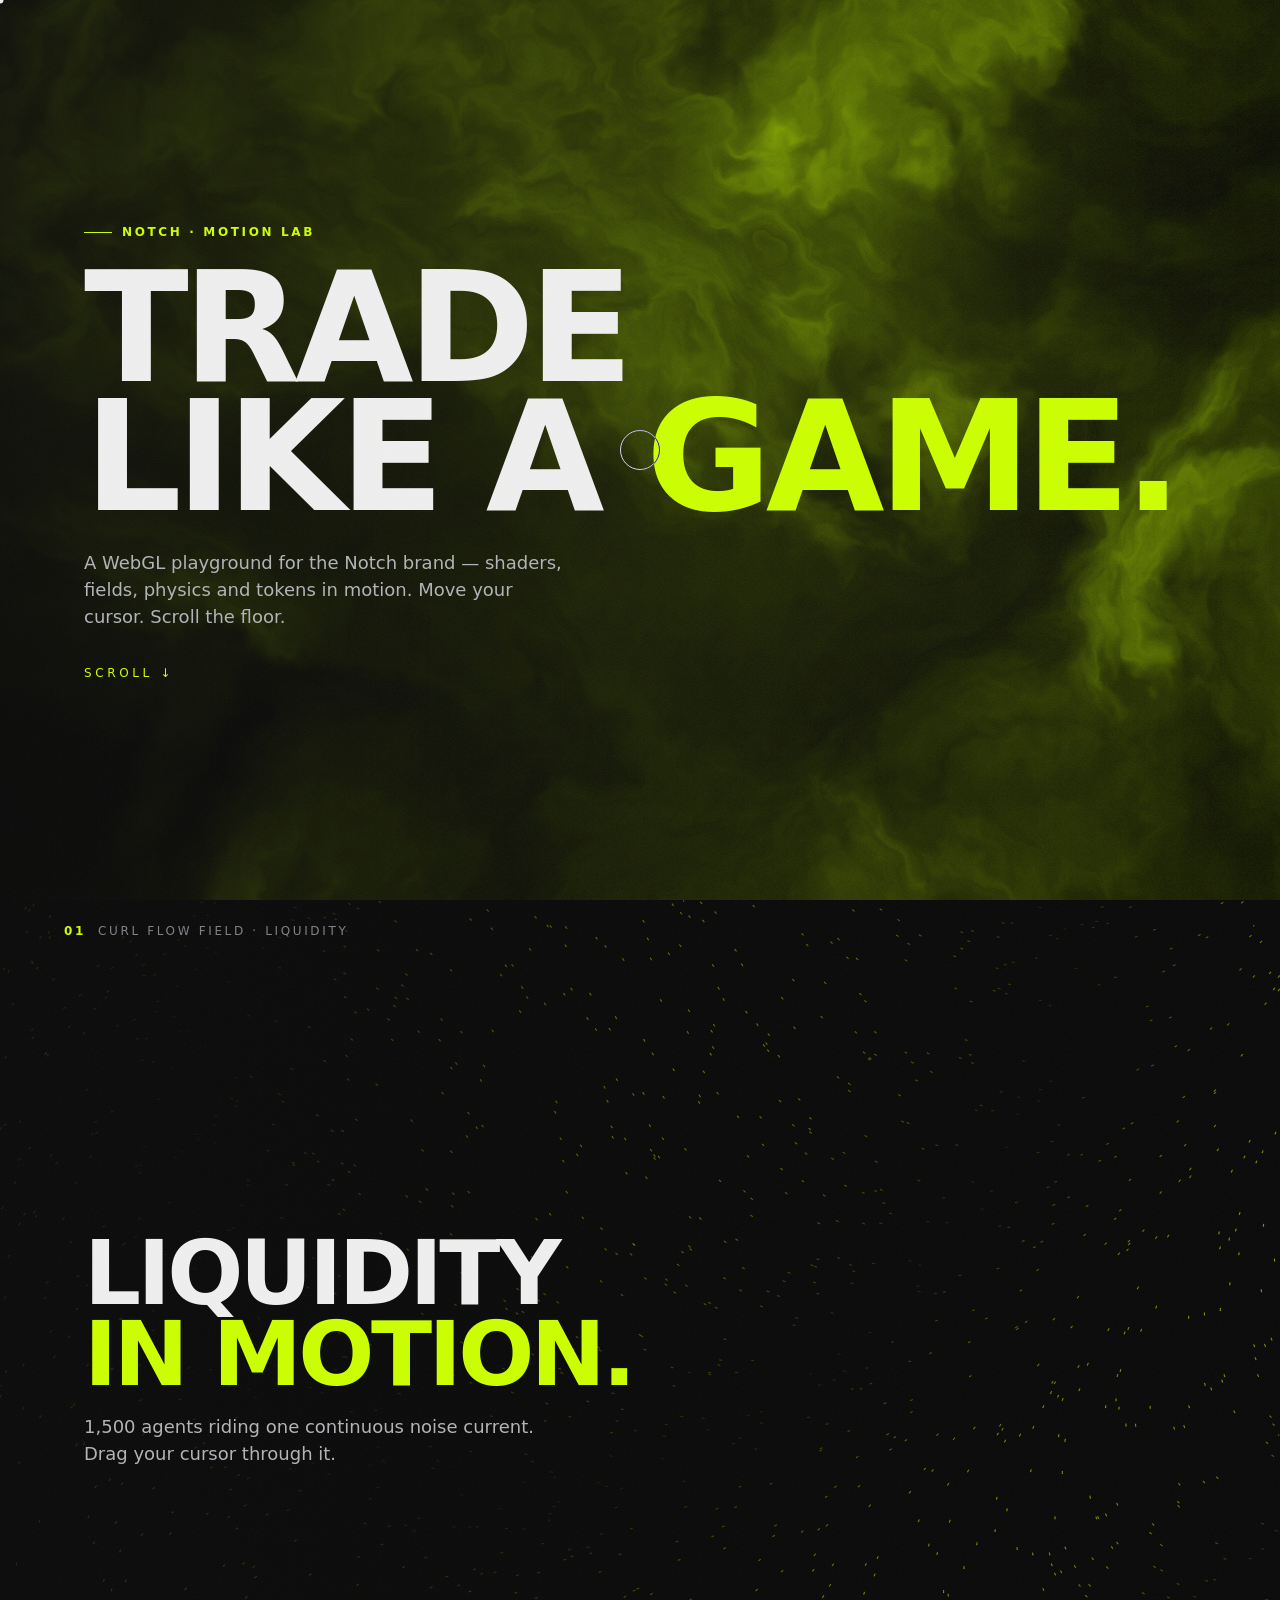
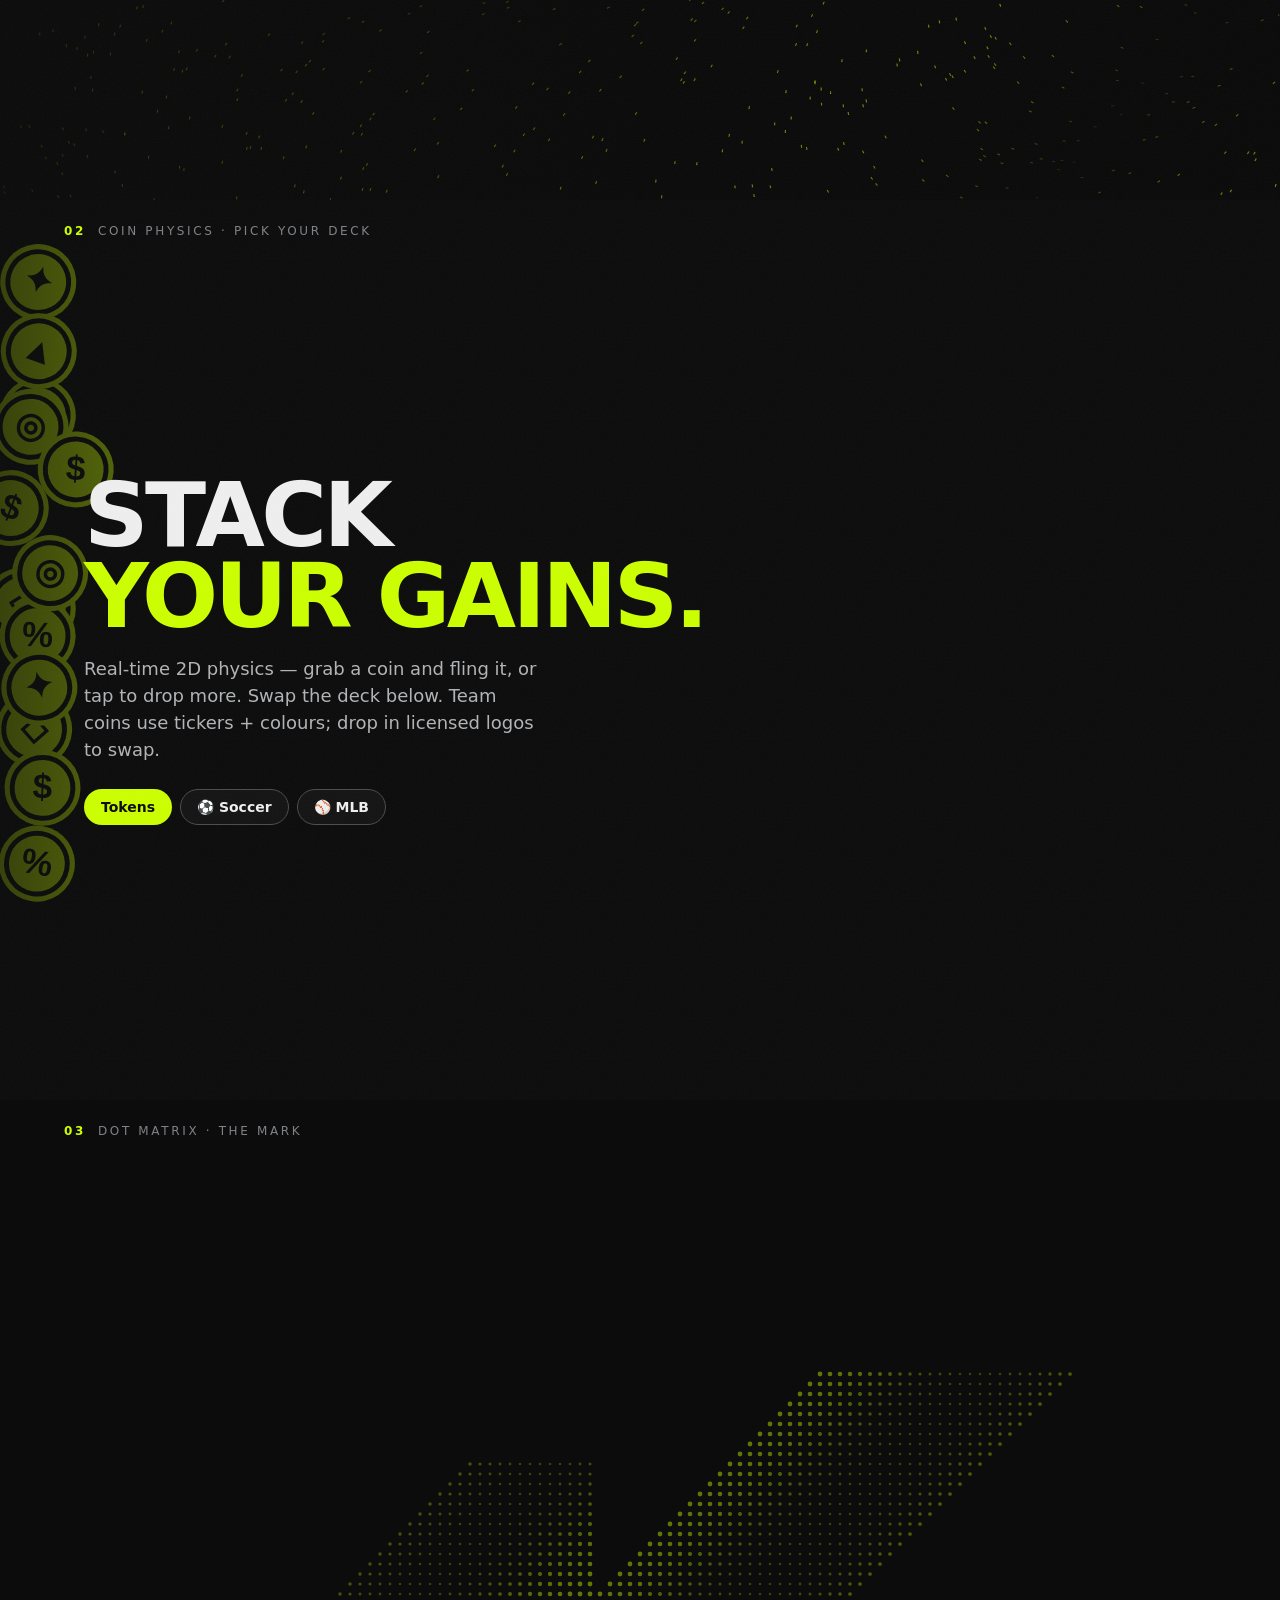
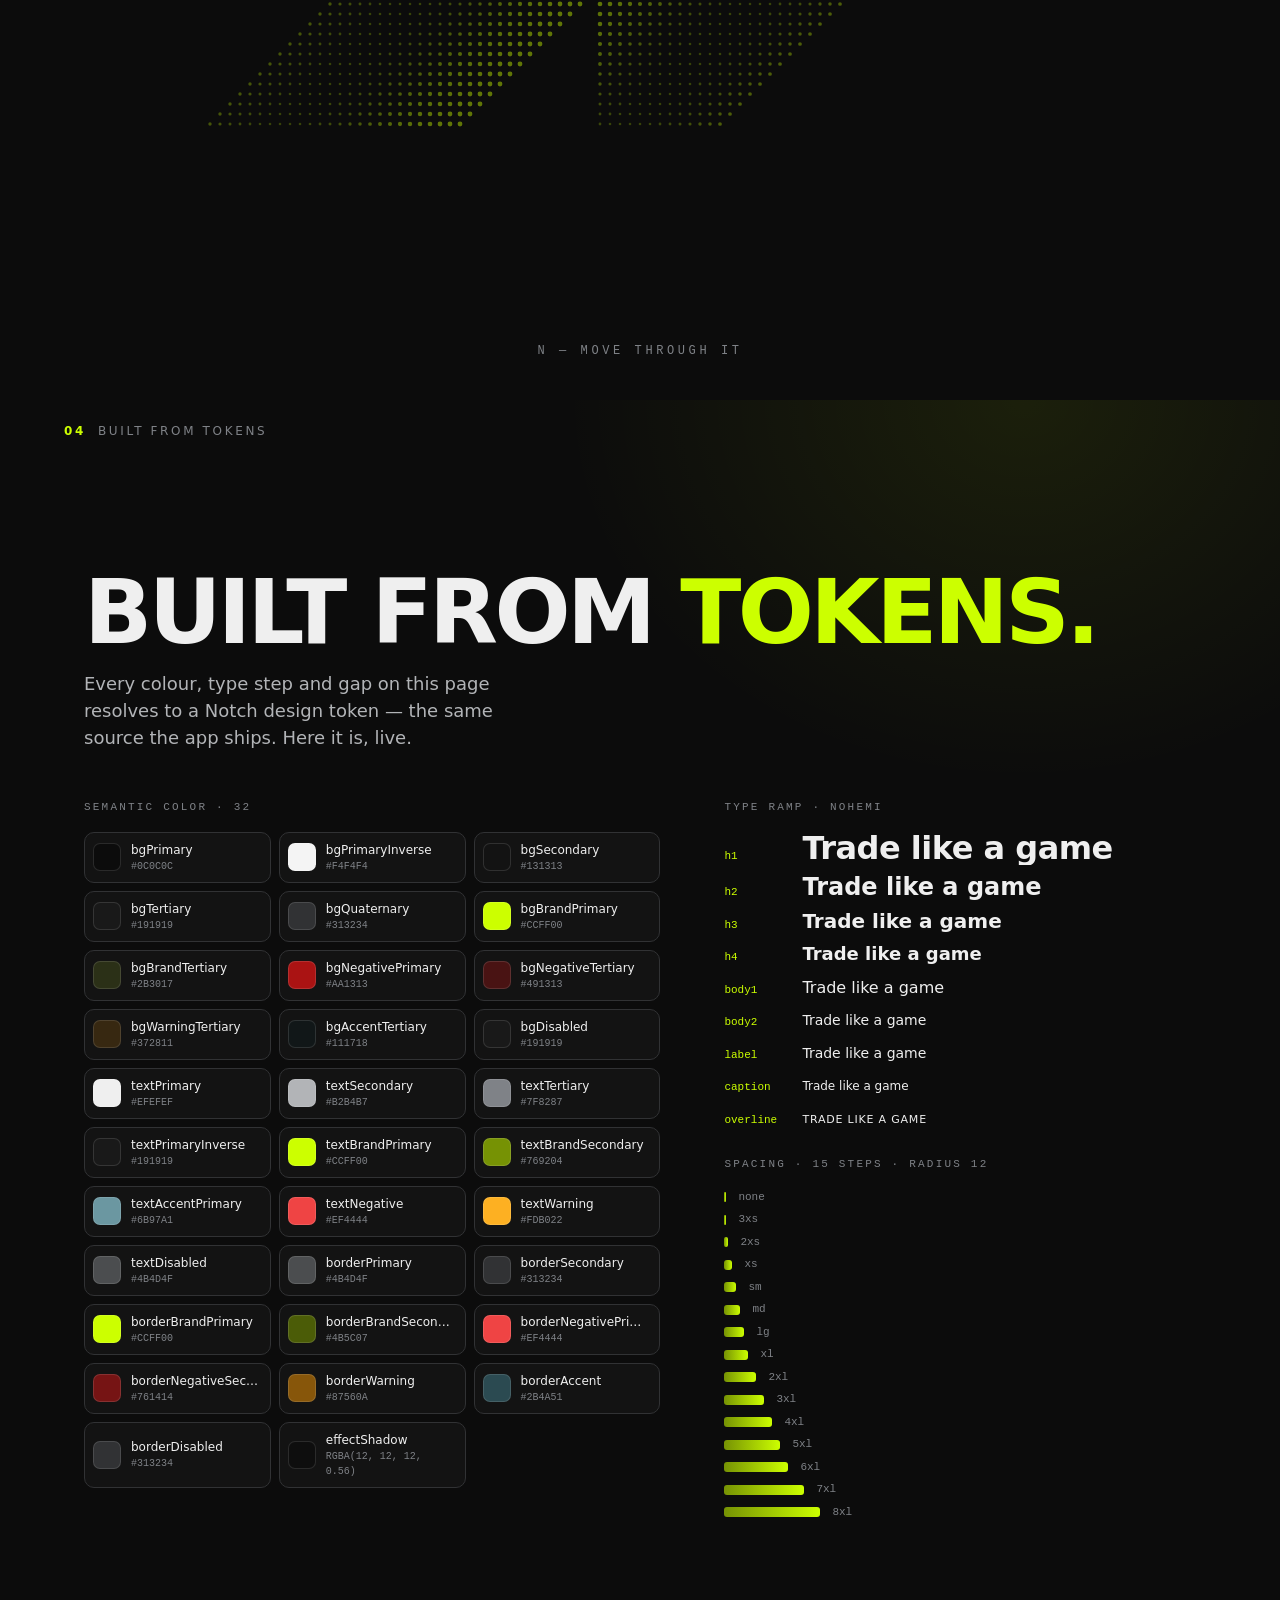
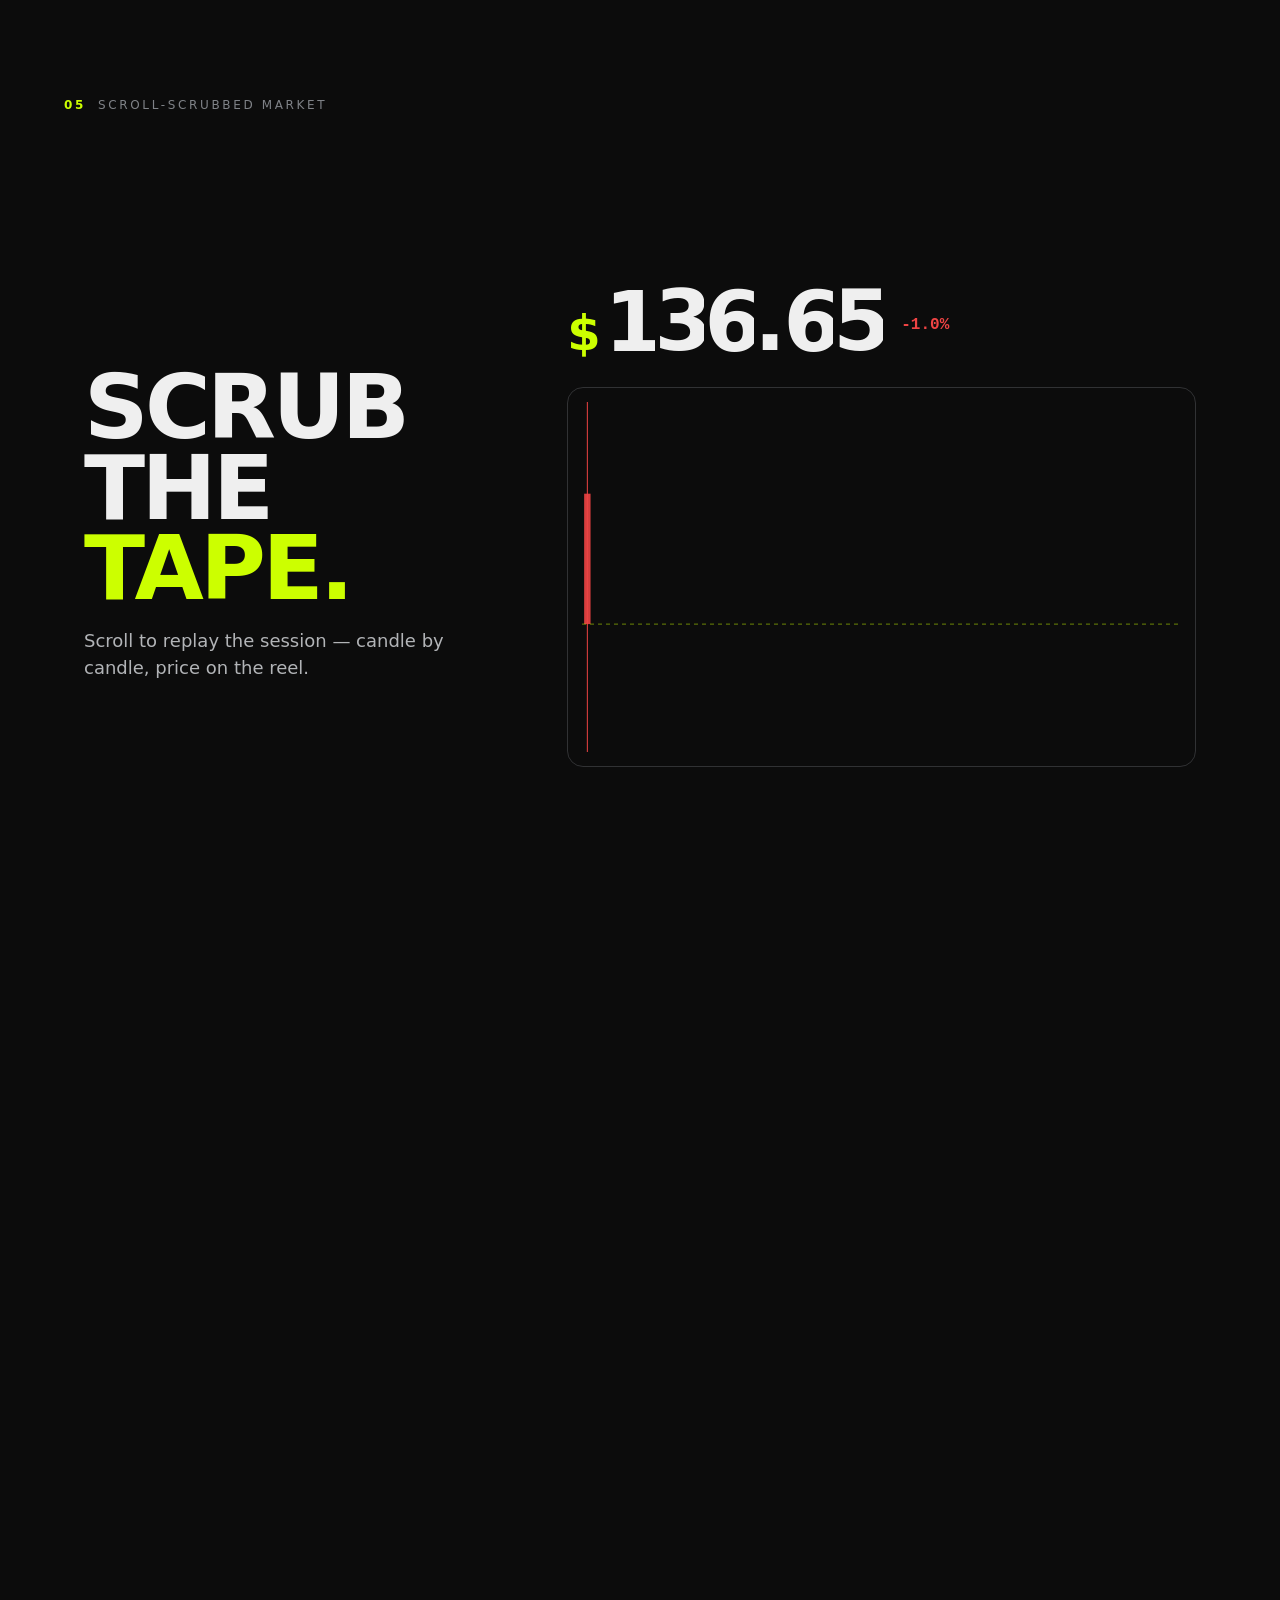
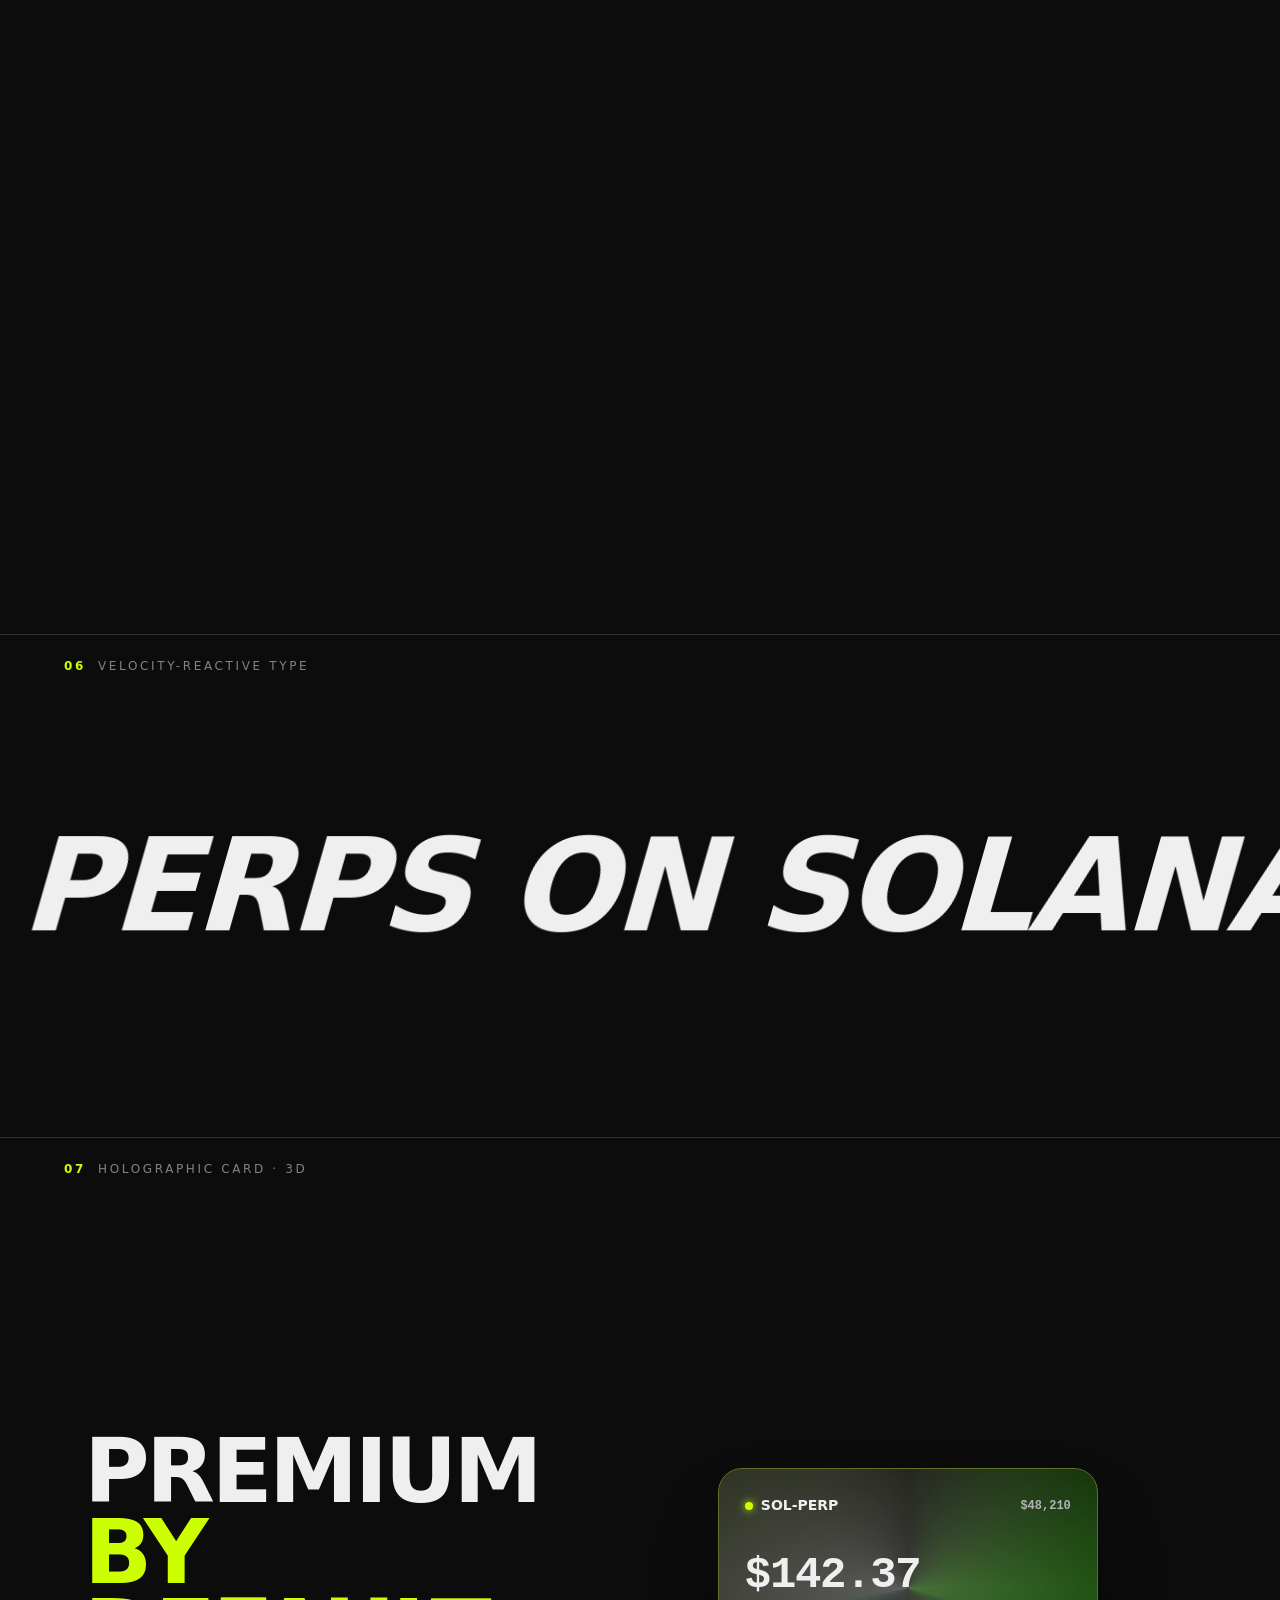
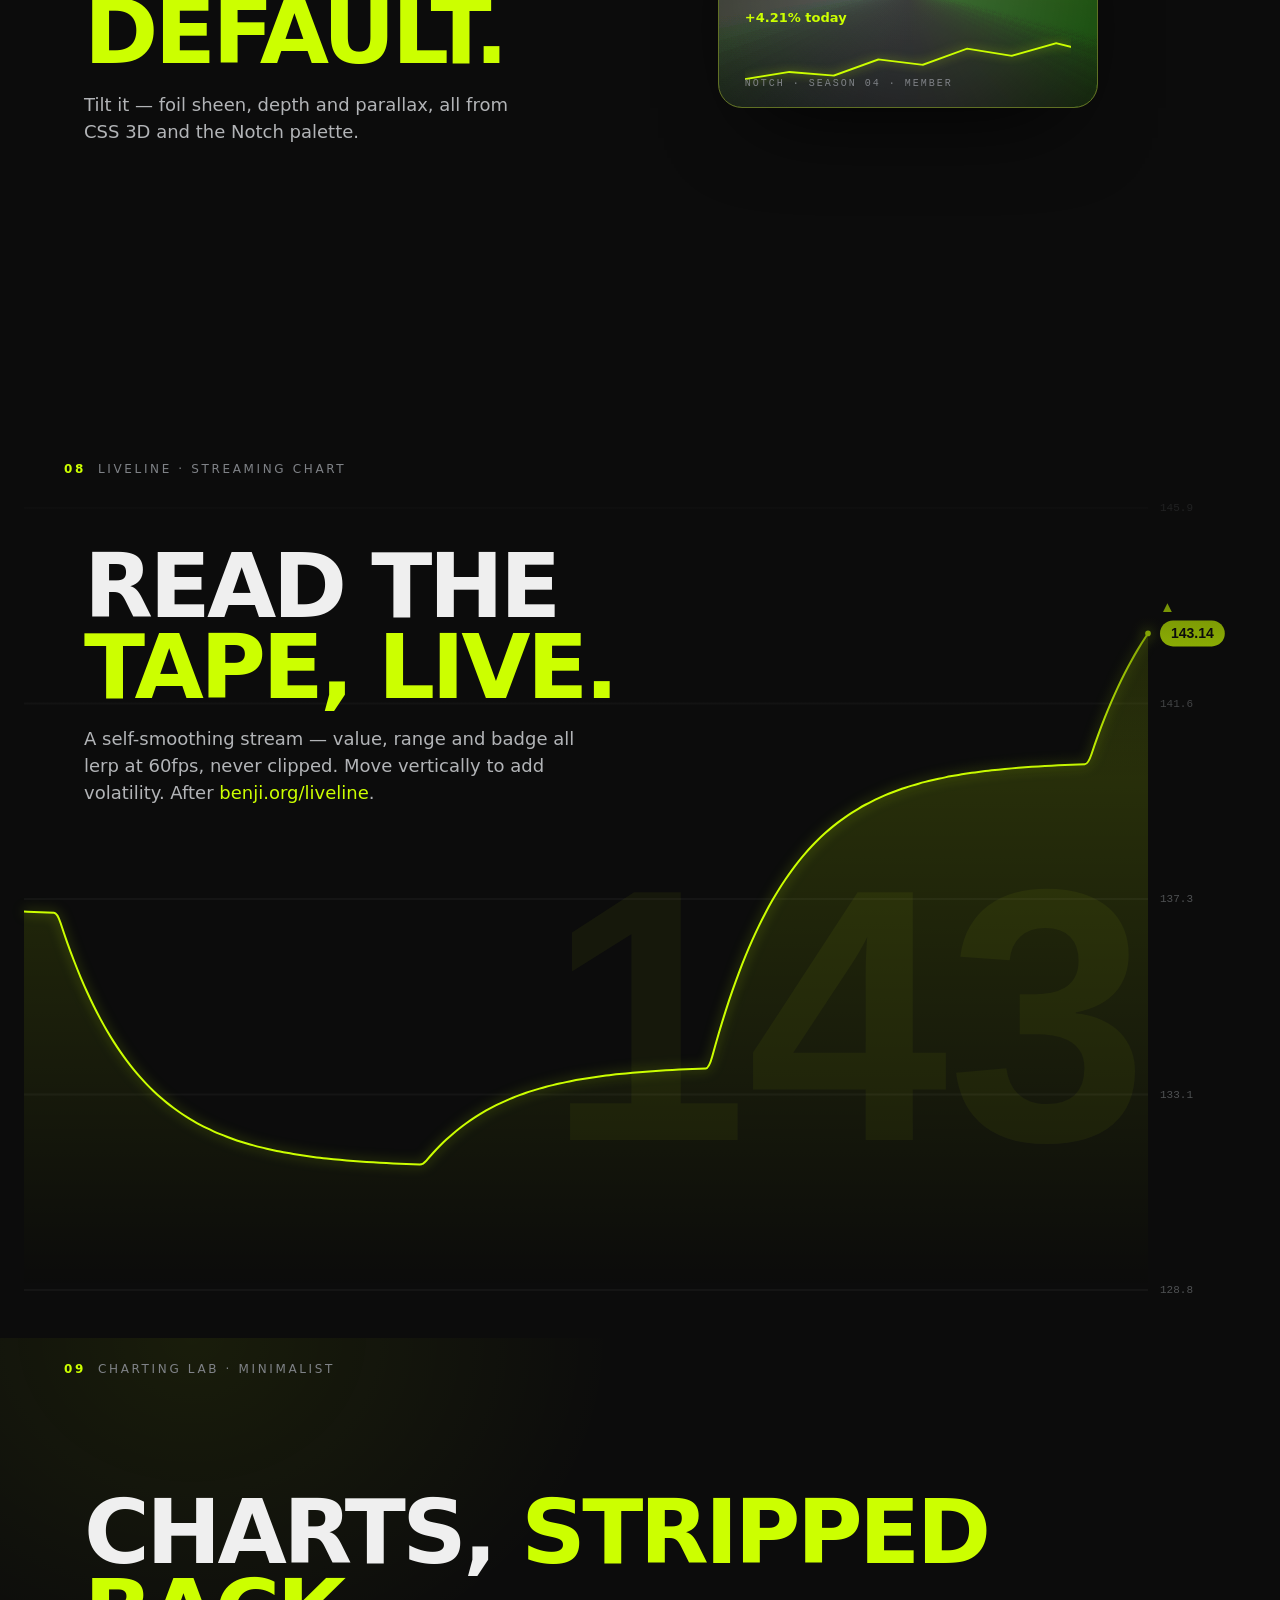
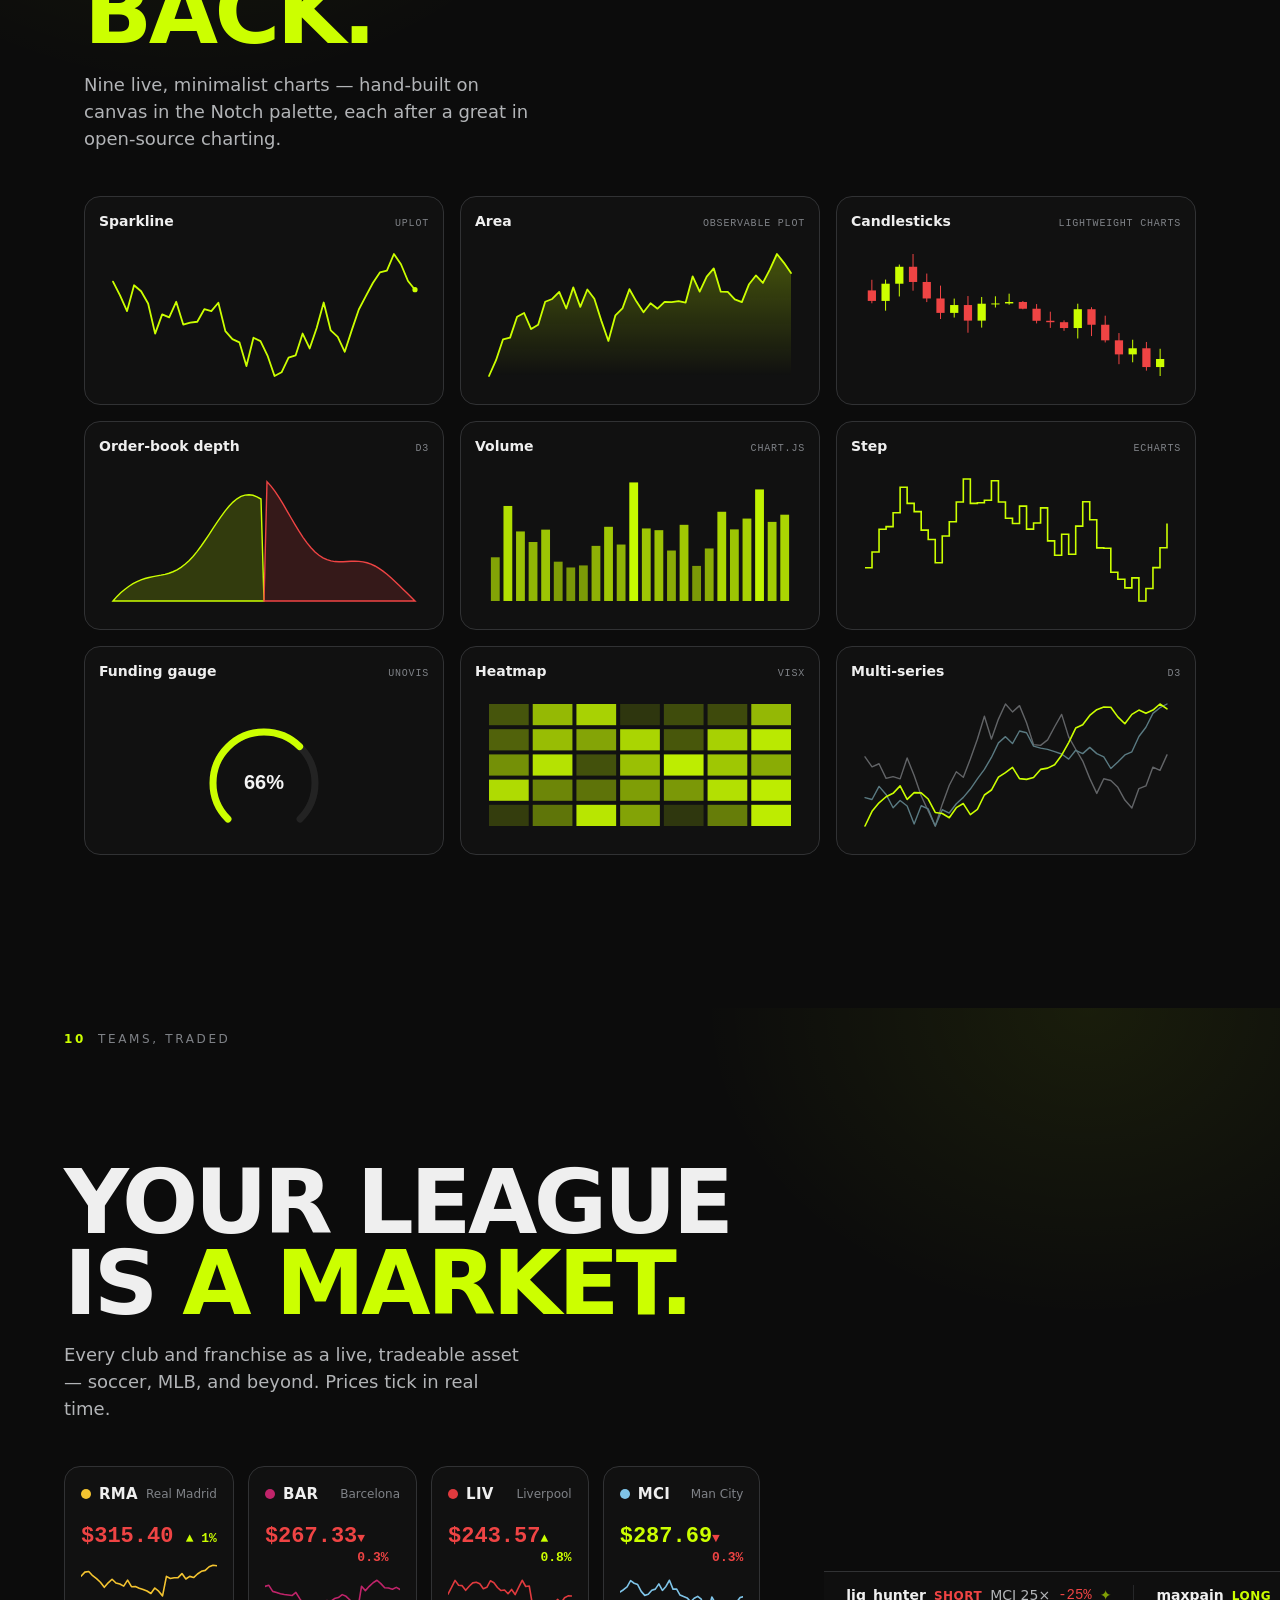
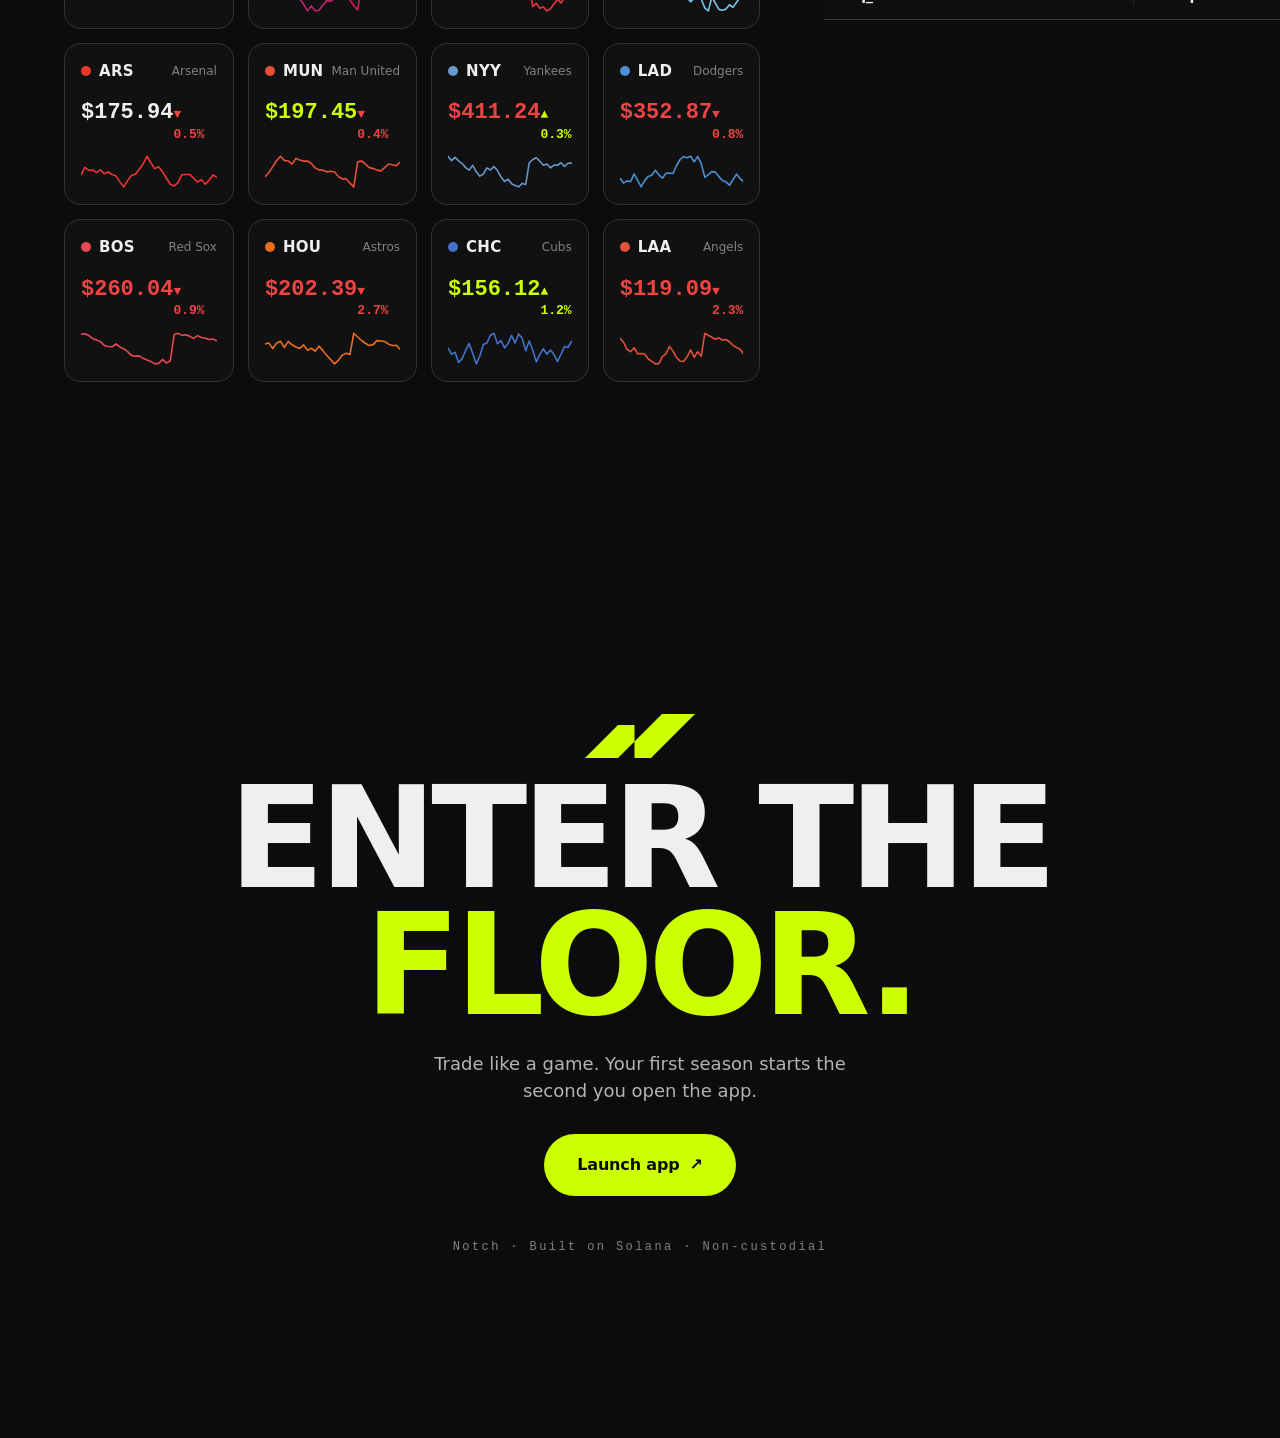
<file: index.html>
<!doctype html>
<html lang="en">
  <head>
    <meta charset="UTF-8" />
    <meta name="viewport" content="width=device-width, initial-scale=1, viewport-fit=cover" />
    <meta name="description" content="Notch Motion Lab — WebGL shaders, flow fields, physics and tokens in motion." />
    <meta name="theme-color" content="#0C0C0C" />
    <title>Notch — Motion Lab</title>
    <link rel="icon" type="image/svg+xml" href="./favicon.svg" />
    <link rel="preconnect" href="https://api.fontshare.com" crossorigin />
    <link
      href="https://api.fontshare.com/v2/css?f[]=nohemi@100,200,300,400,500,600,700,800,900&display=swap"
      rel="stylesheet"
    />
    <style>
      html,
      body {
        margin: 0;
        background: #0c0c0c;
      }
    </style>
    <script type="module" crossorigin src="./assets/lab-Q-Rq0fNg.js"></script>
    <link rel="modulepreload" crossorigin href="./assets/Magnetic-fsHondoO.js">
    <link rel="stylesheet" crossorigin href="./assets/Magnetic-BwkfsY_1.css">
    <link rel="stylesheet" crossorigin href="./assets/lab-le_SXhFl.css">
  </head>
  <body>
    <div id="root"></div>
  </body>
</html>
</file>
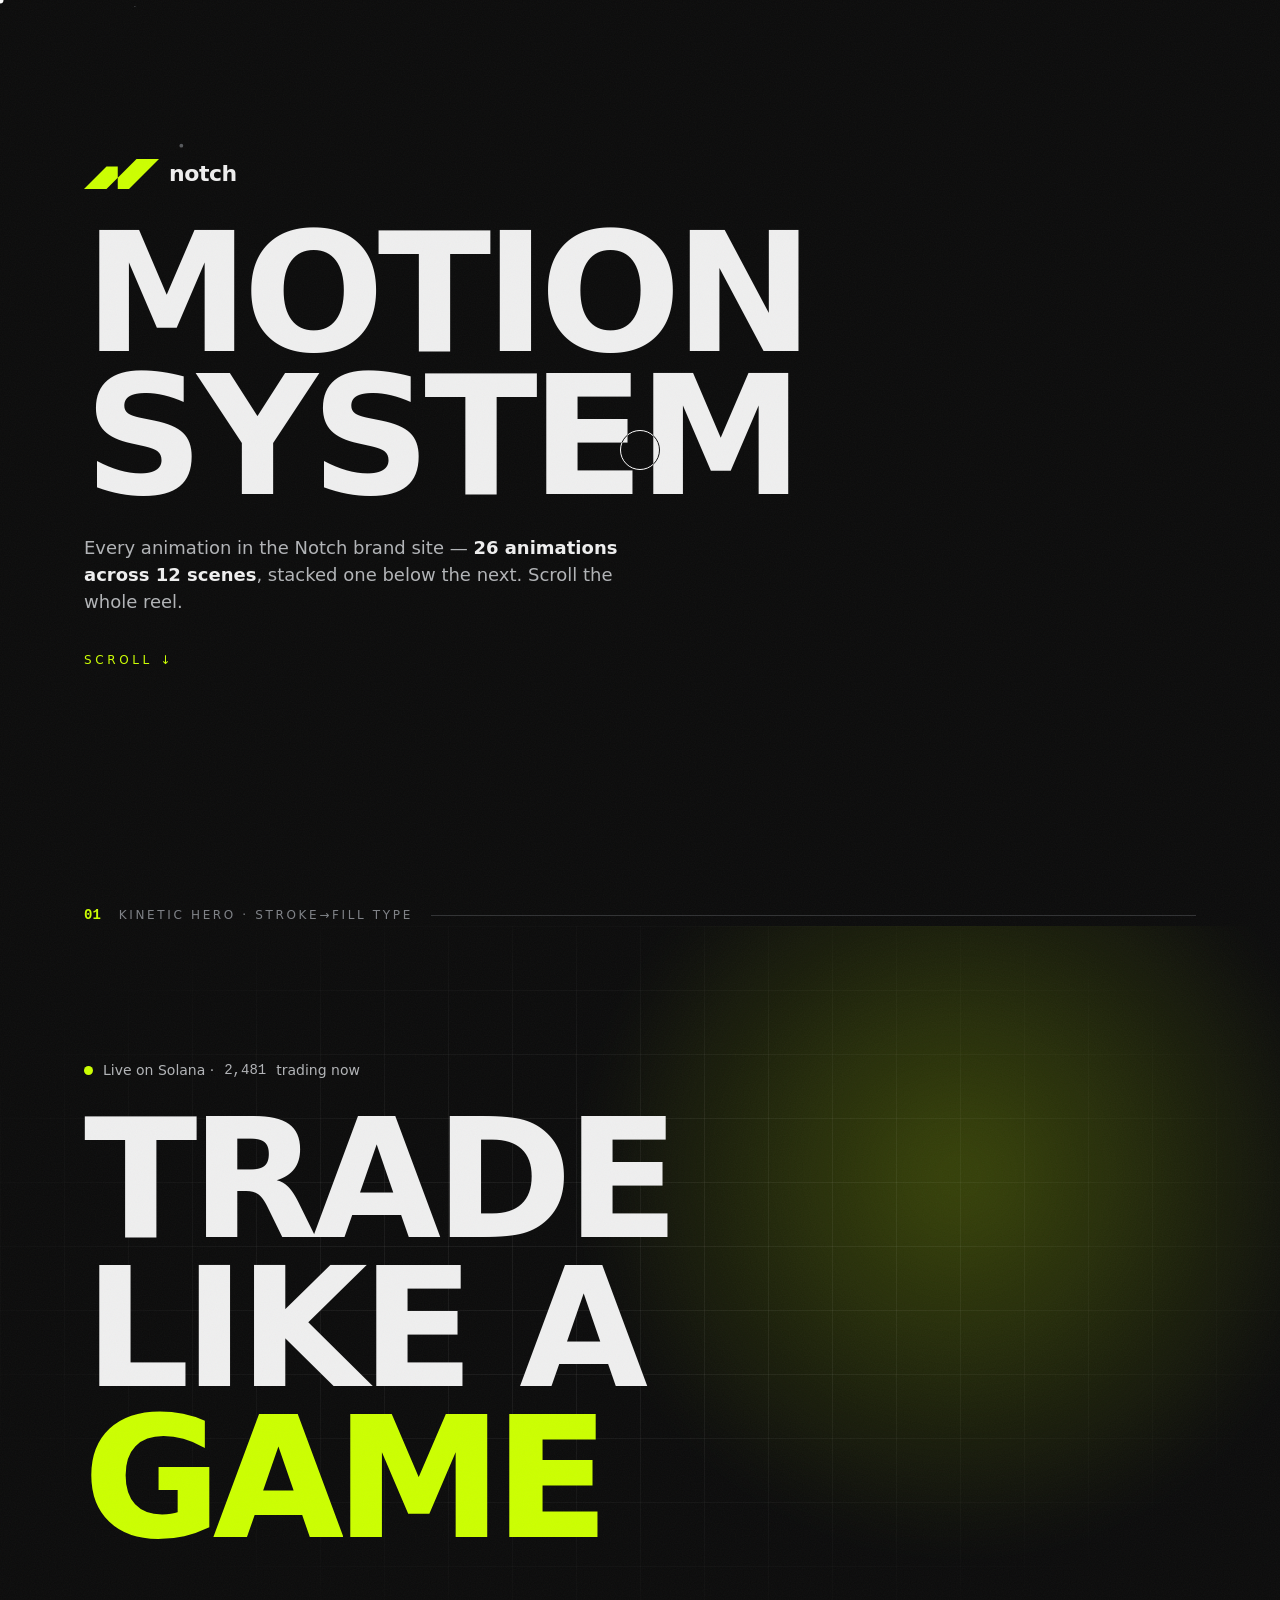
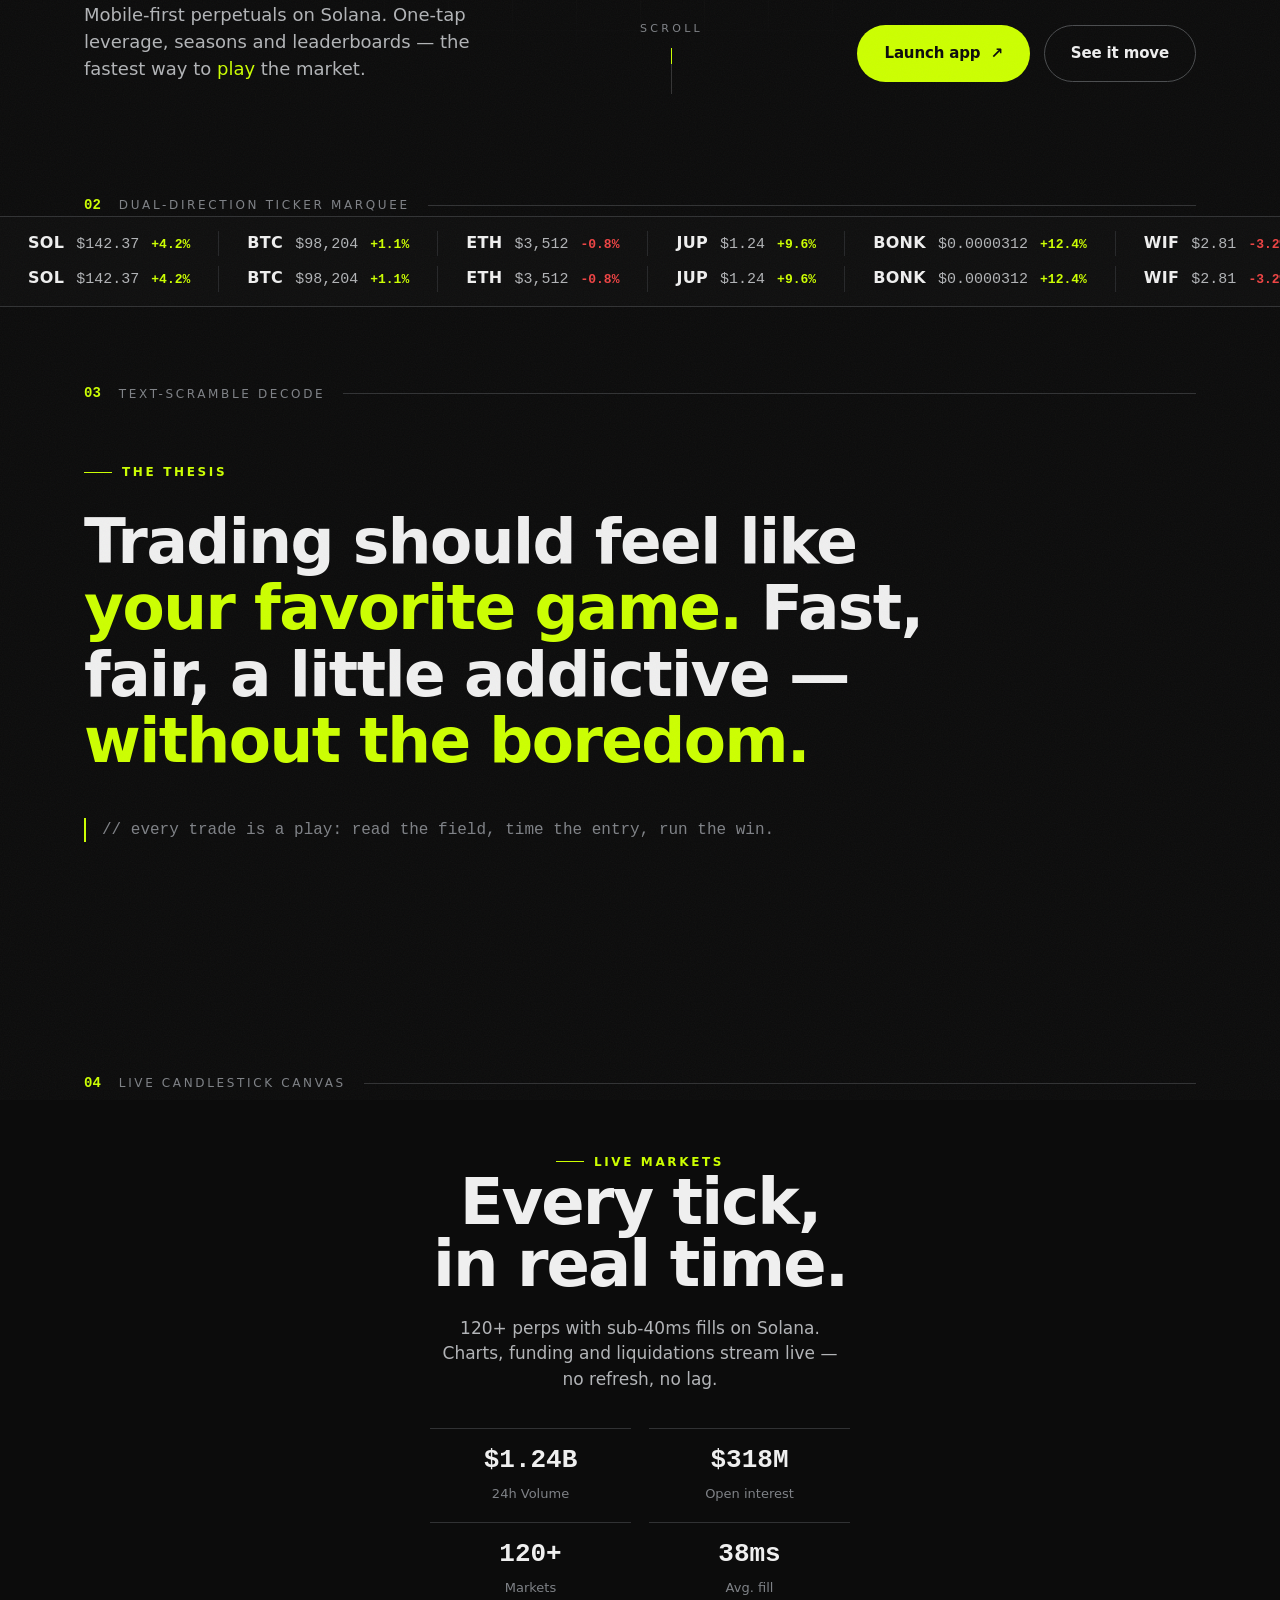
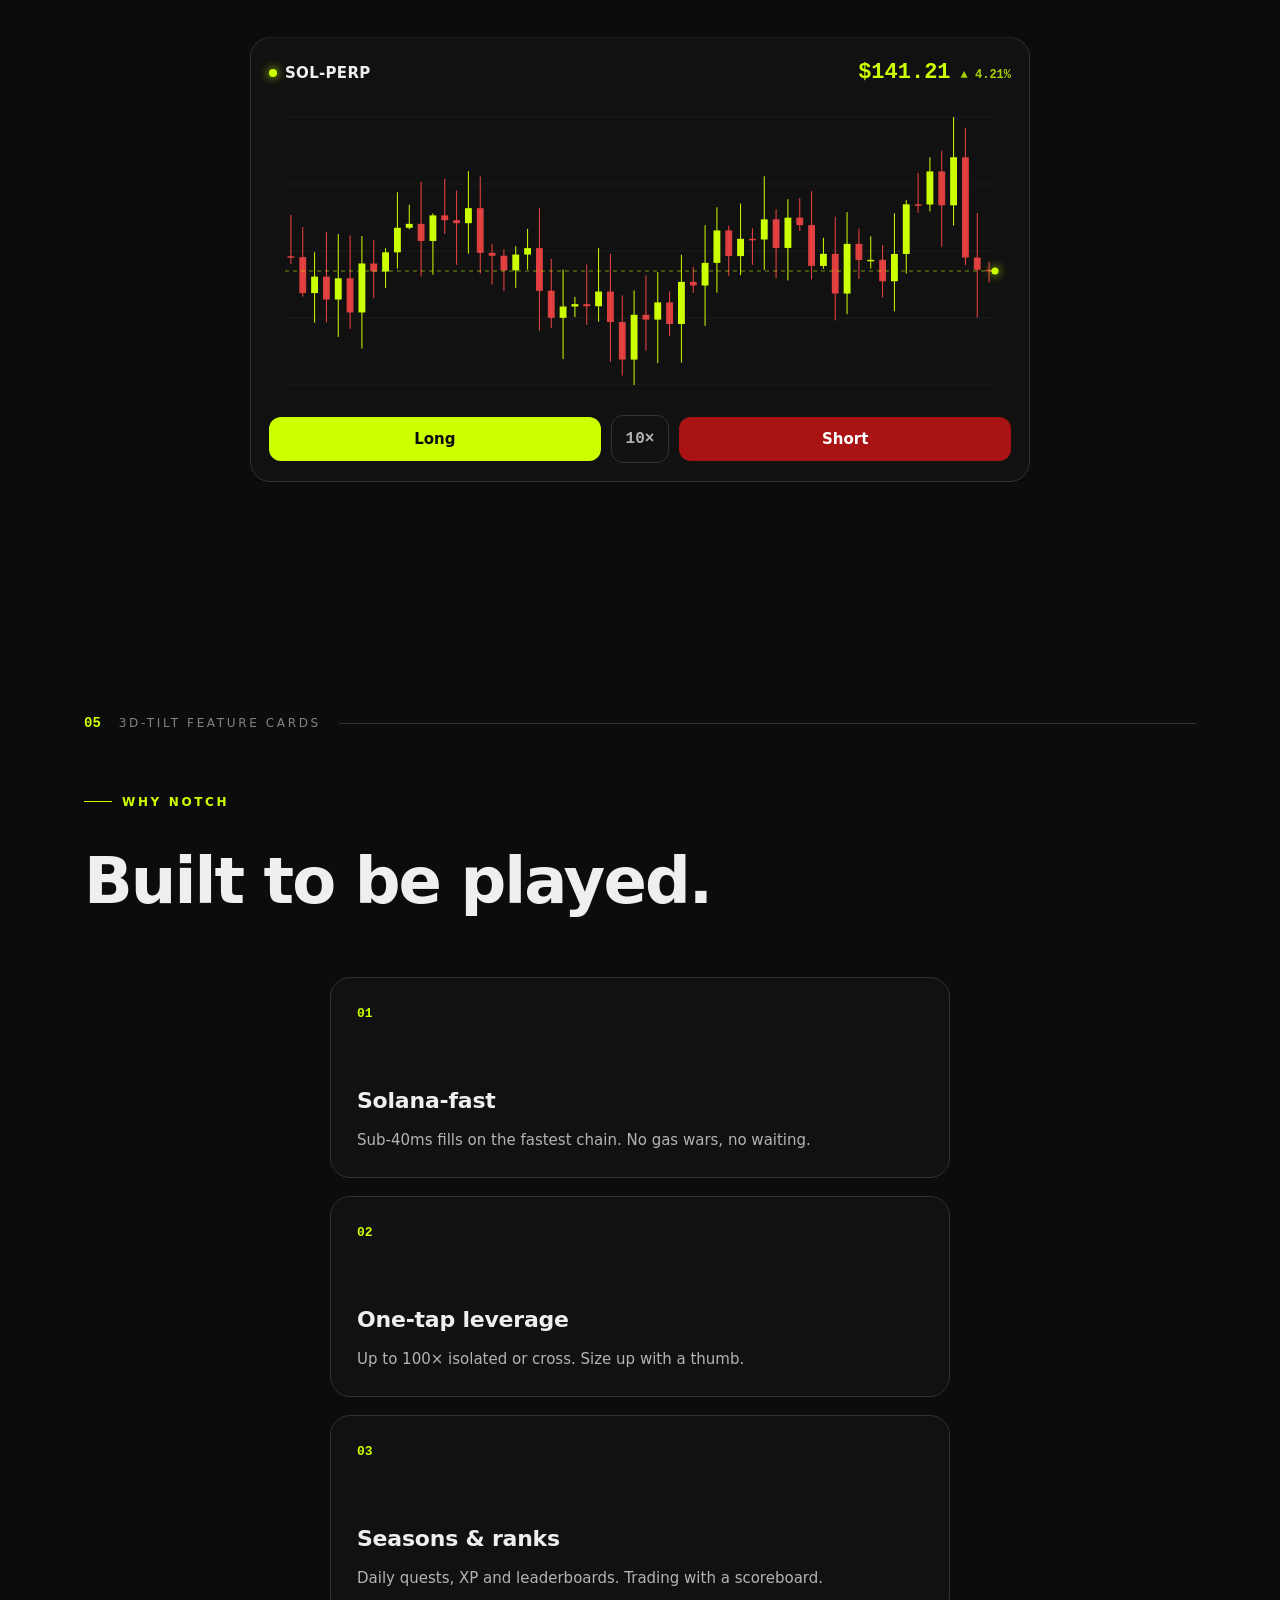
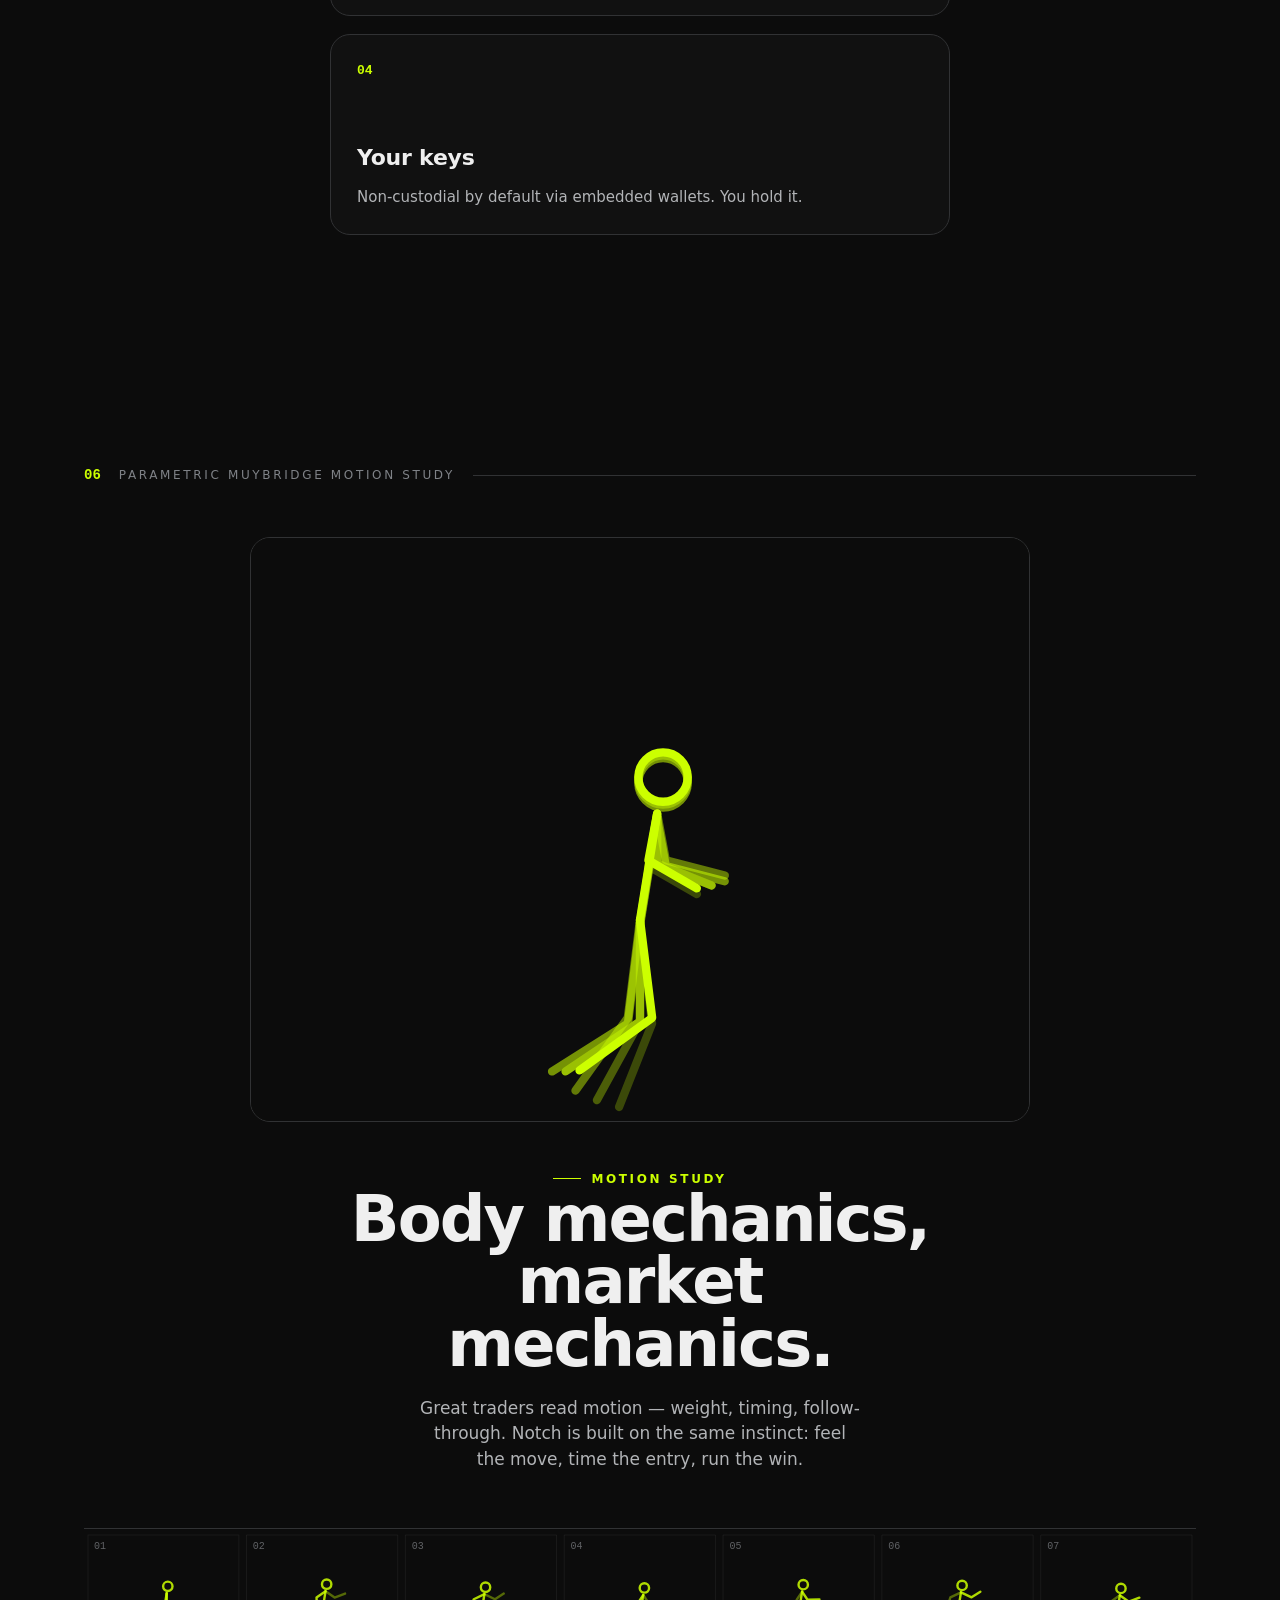
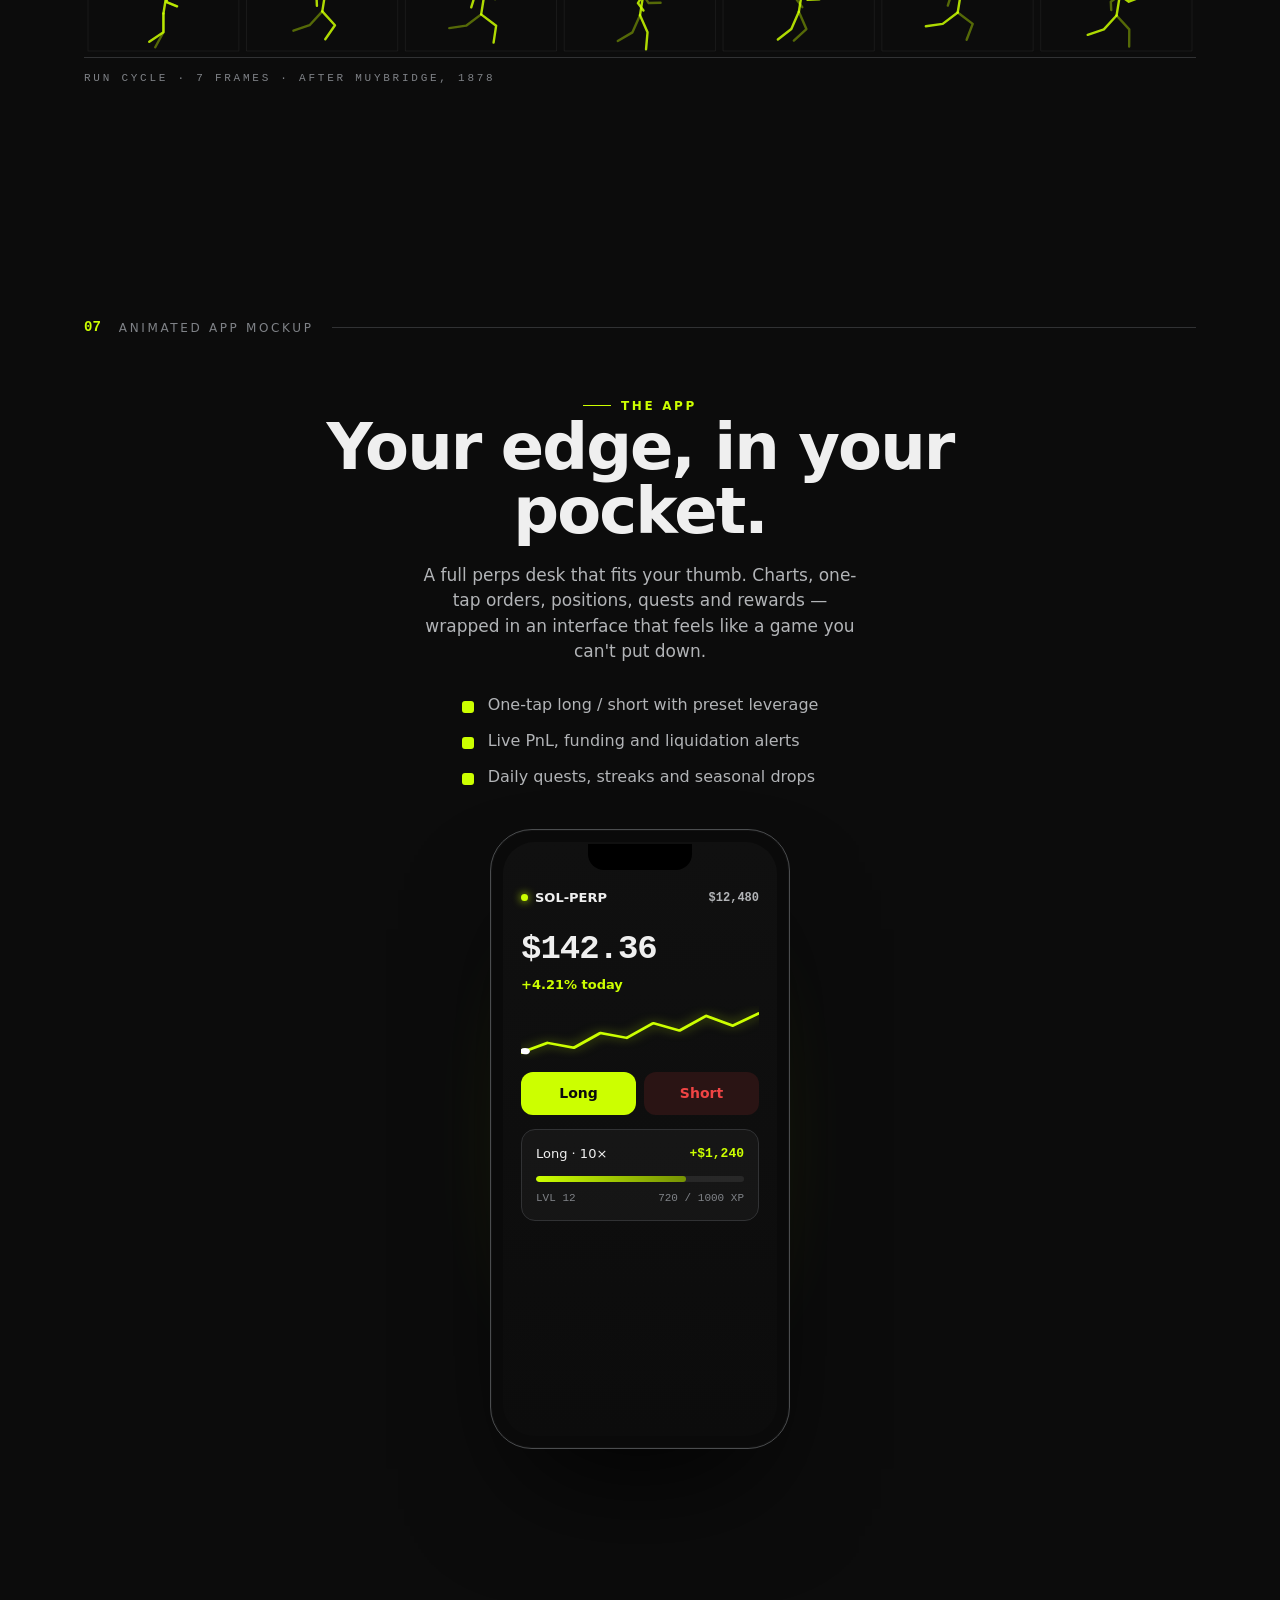
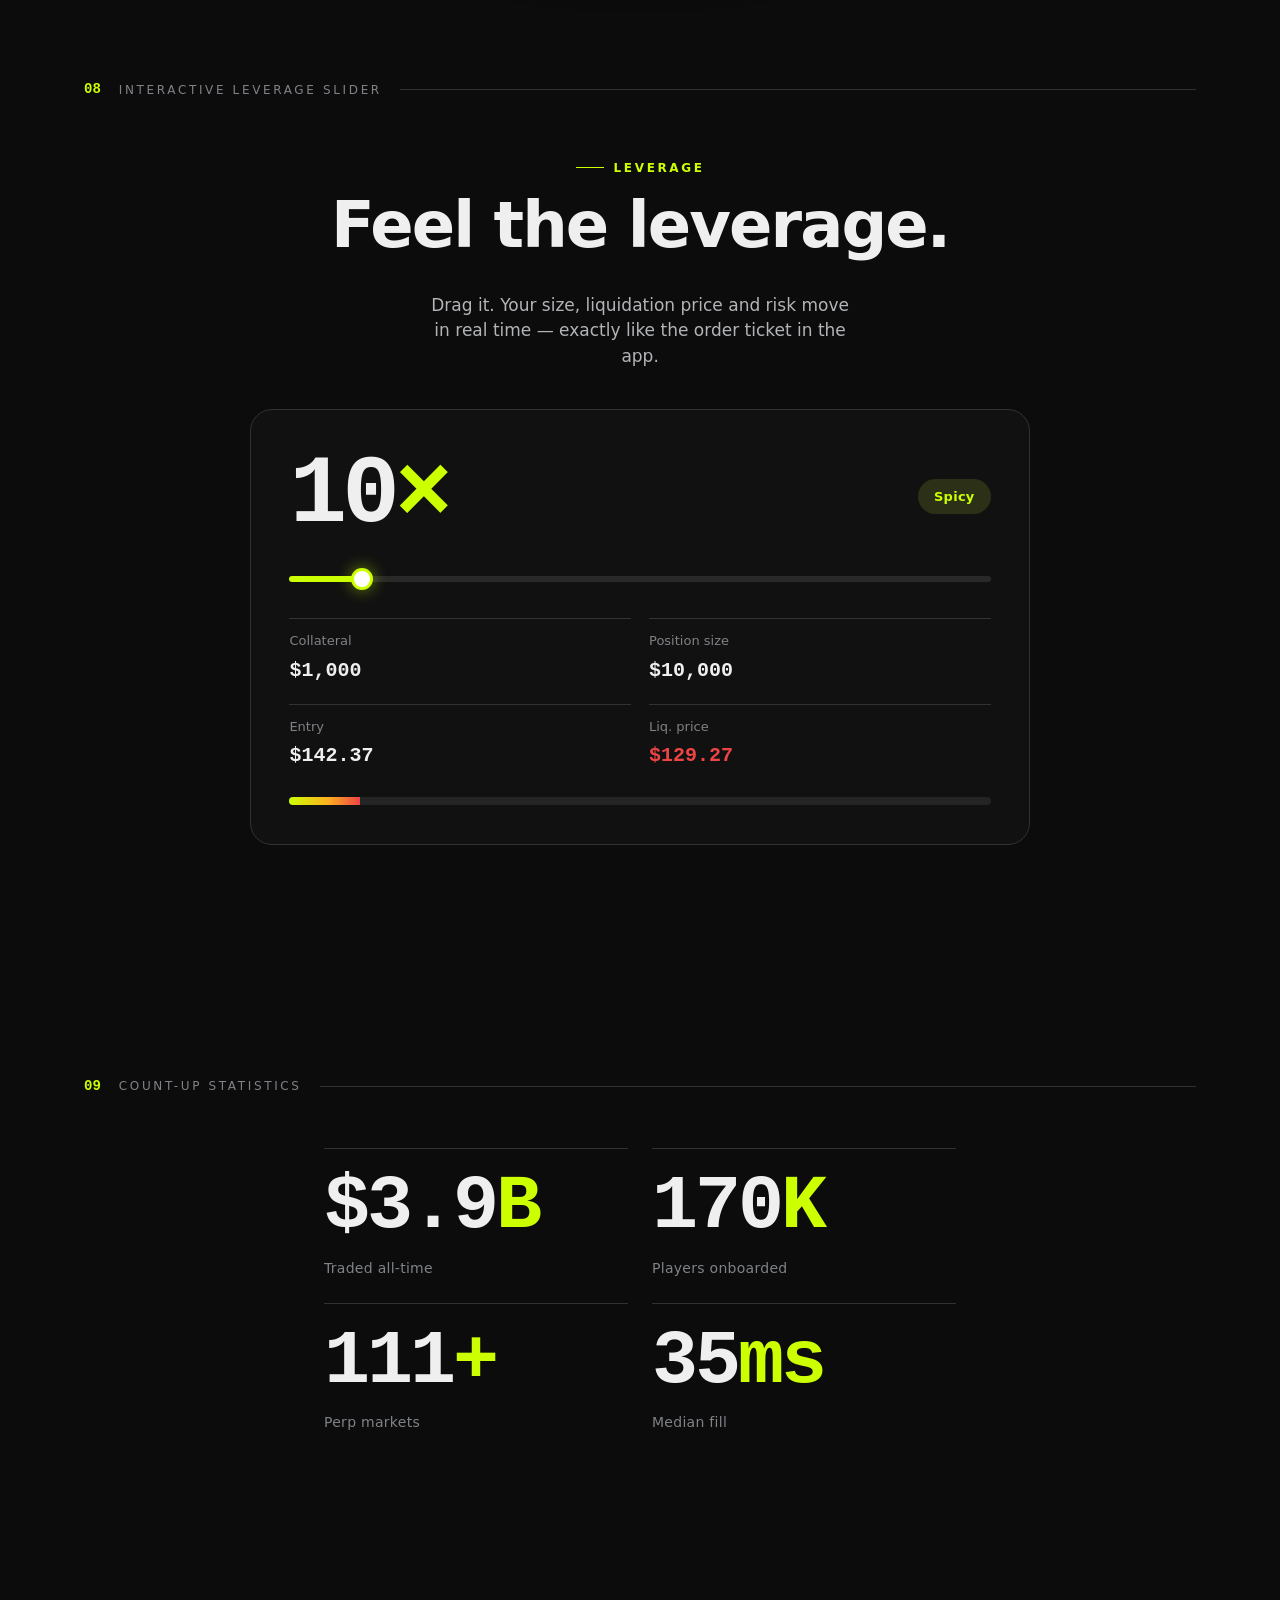
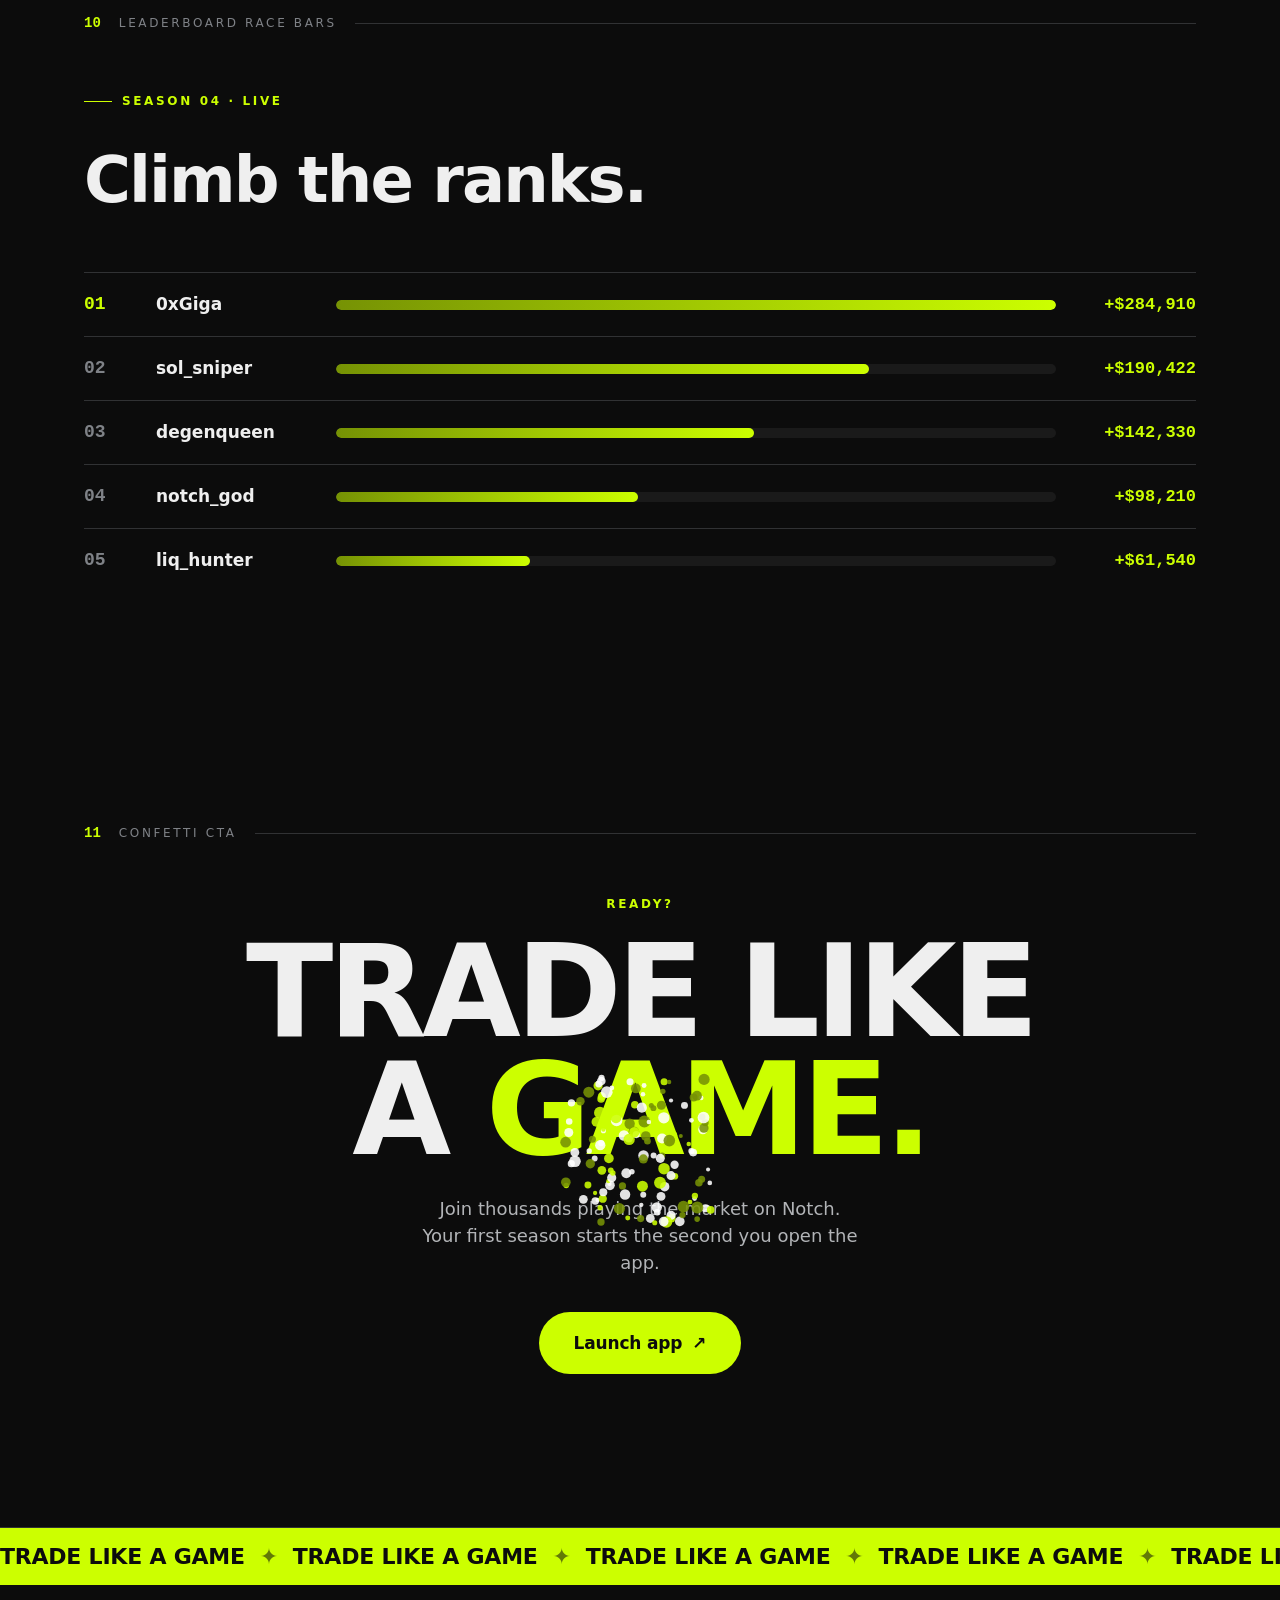
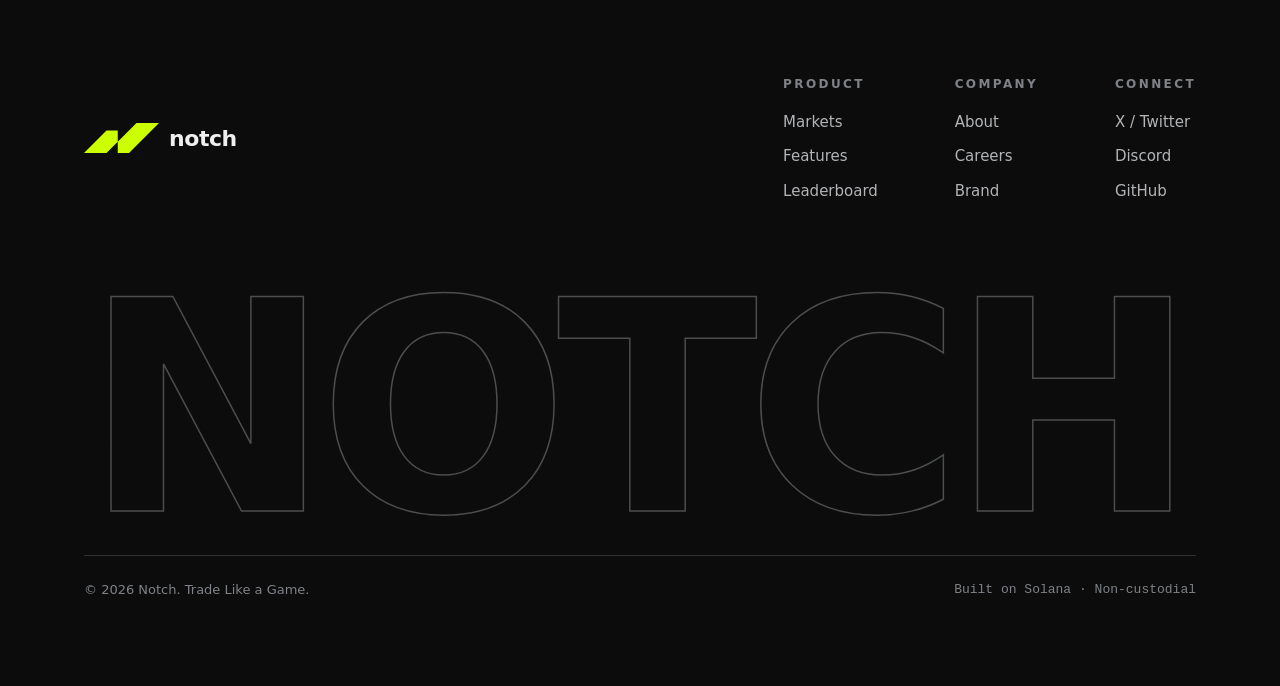
<file: gallery.html>
<!doctype html>
<html lang="en">
  <head>
    <meta charset="UTF-8" />
    <meta name="viewport" content="width=device-width, initial-scale=1, viewport-fit=cover" />
    <meta name="description" content="Notch Motion System — every animation, one below the next." />
    <meta name="theme-color" content="#0C0C0C" />
    <title>Notch — Motion System</title>
    <link rel="icon" type="image/svg+xml" href="./favicon.svg" />
    <link rel="preconnect" href="https://api.fontshare.com" crossorigin />
    <link
      href="https://api.fontshare.com/v2/css?f[]=nohemi@100,200,300,400,500,600,700,800,900&display=swap"
      rel="stylesheet"
    />
    <style>
      html,
      body {
        margin: 0;
        background: #0c0c0c;
      }
    </style>
    <script type="module" crossorigin src="./assets/gallery-DKBGhO90.js"></script>
    <link rel="modulepreload" crossorigin href="./assets/Magnetic-fsHondoO.js">
    <link rel="modulepreload" crossorigin href="./assets/Footer-DgUUcYyC.js">
    <link rel="stylesheet" crossorigin href="./assets/Magnetic-BwkfsY_1.css">
    <link rel="stylesheet" crossorigin href="./assets/Footer-CPfPhyHX.css">
    <link rel="stylesheet" crossorigin href="./assets/gallery-wUyvIBhB.css">
  </head>
  <body>
    <div id="root"></div>
  </body>
</html>
</file>
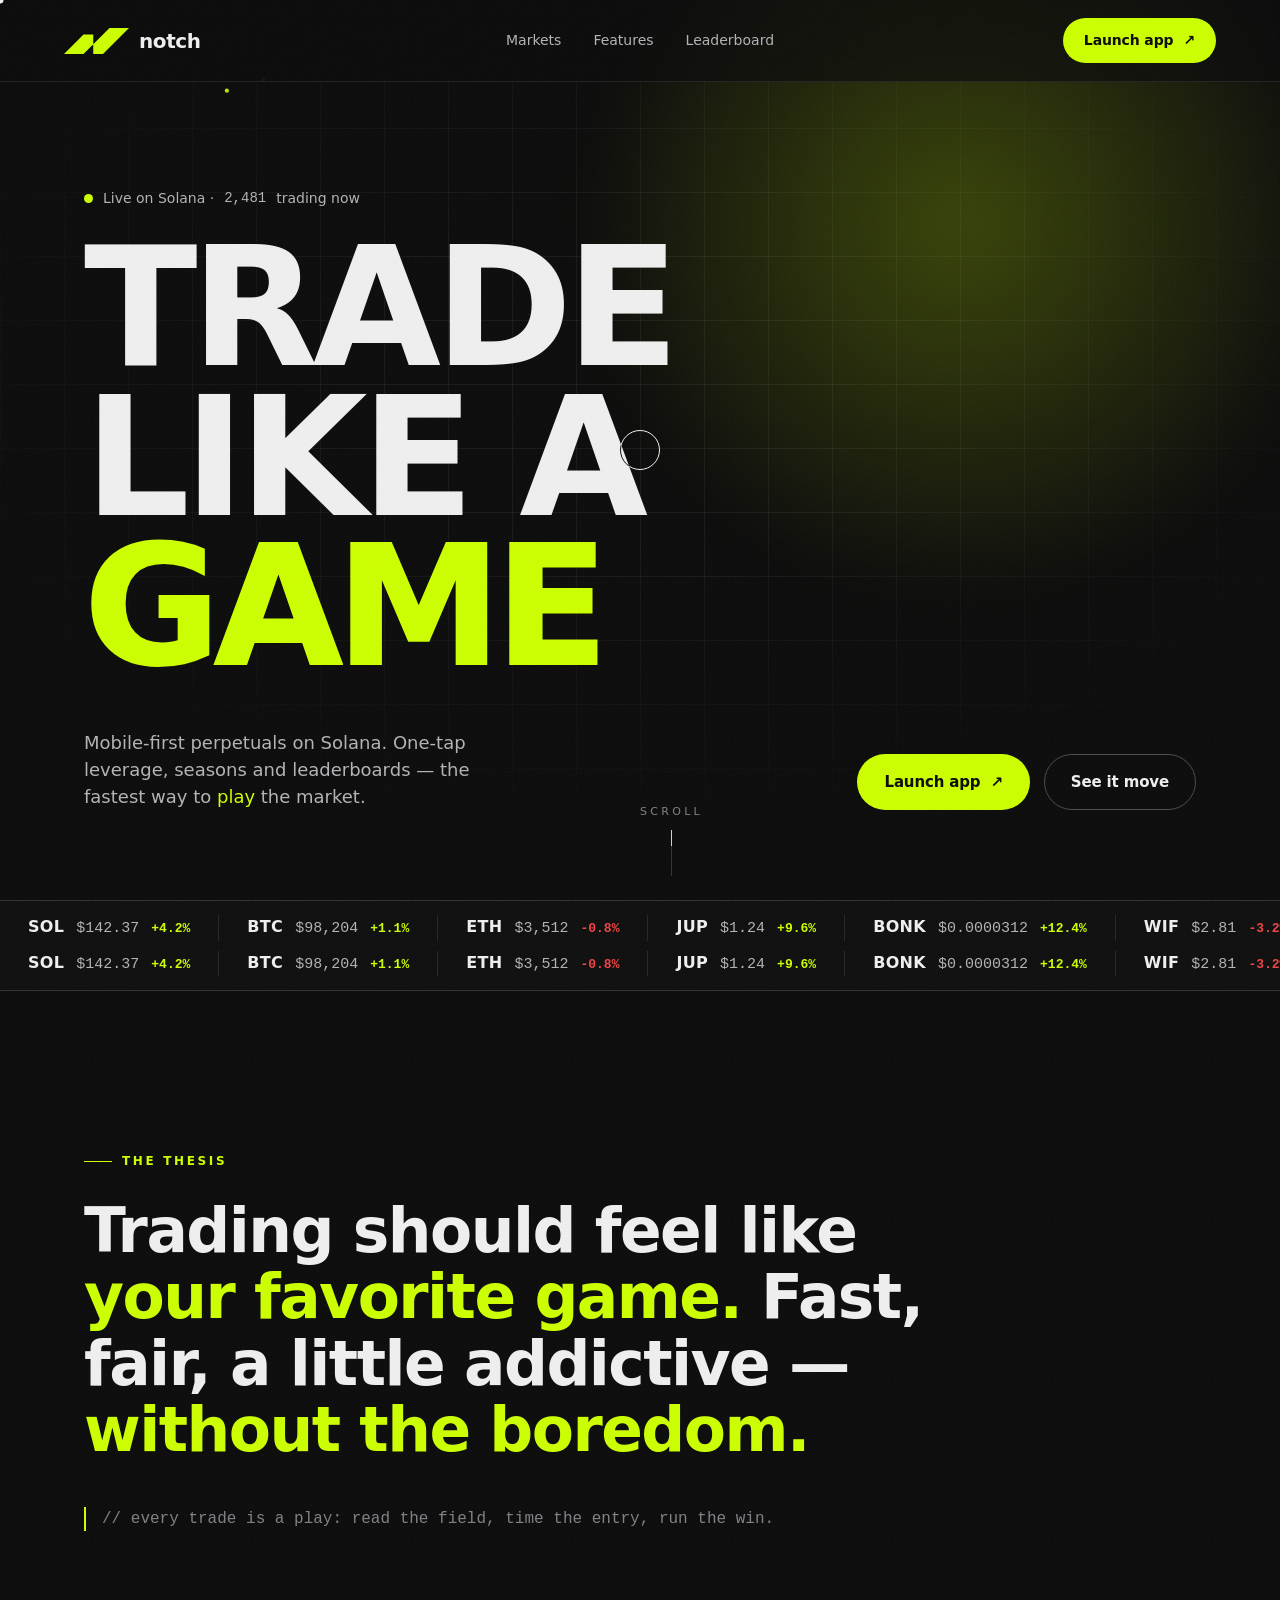
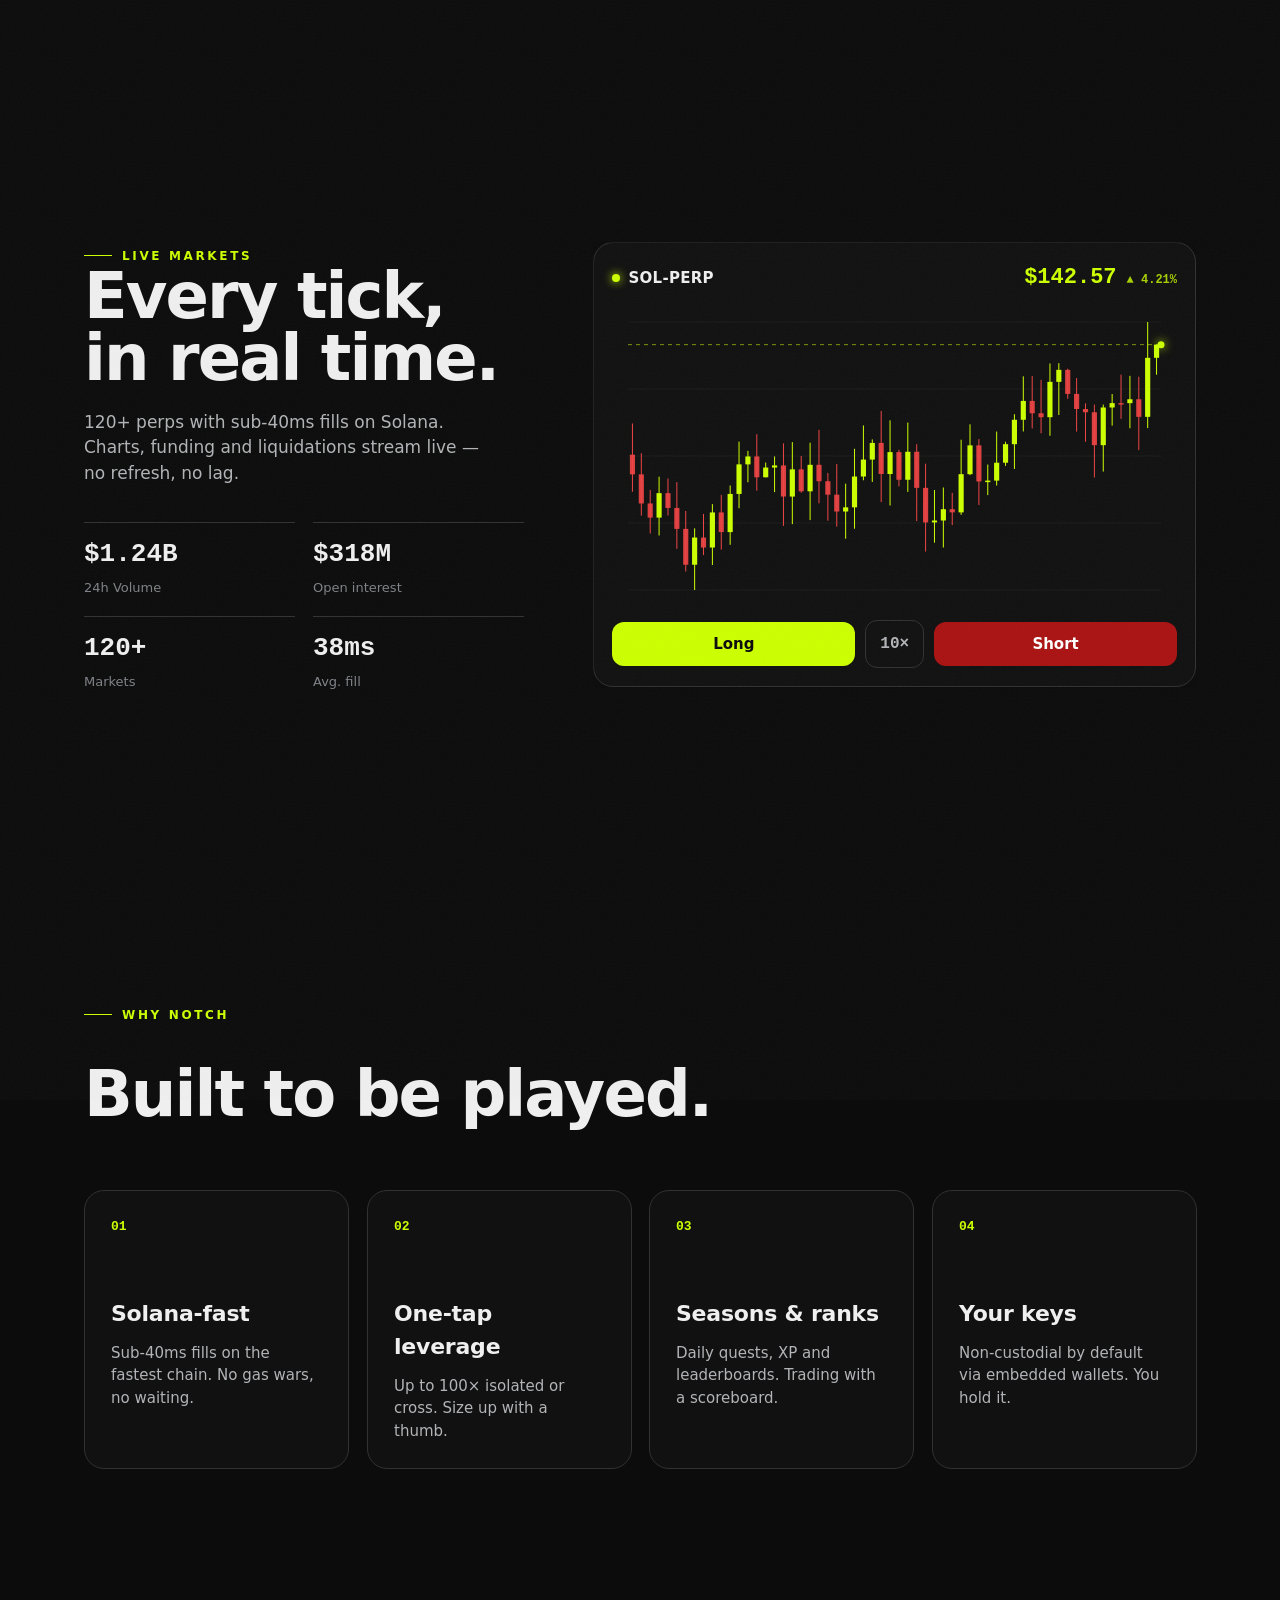
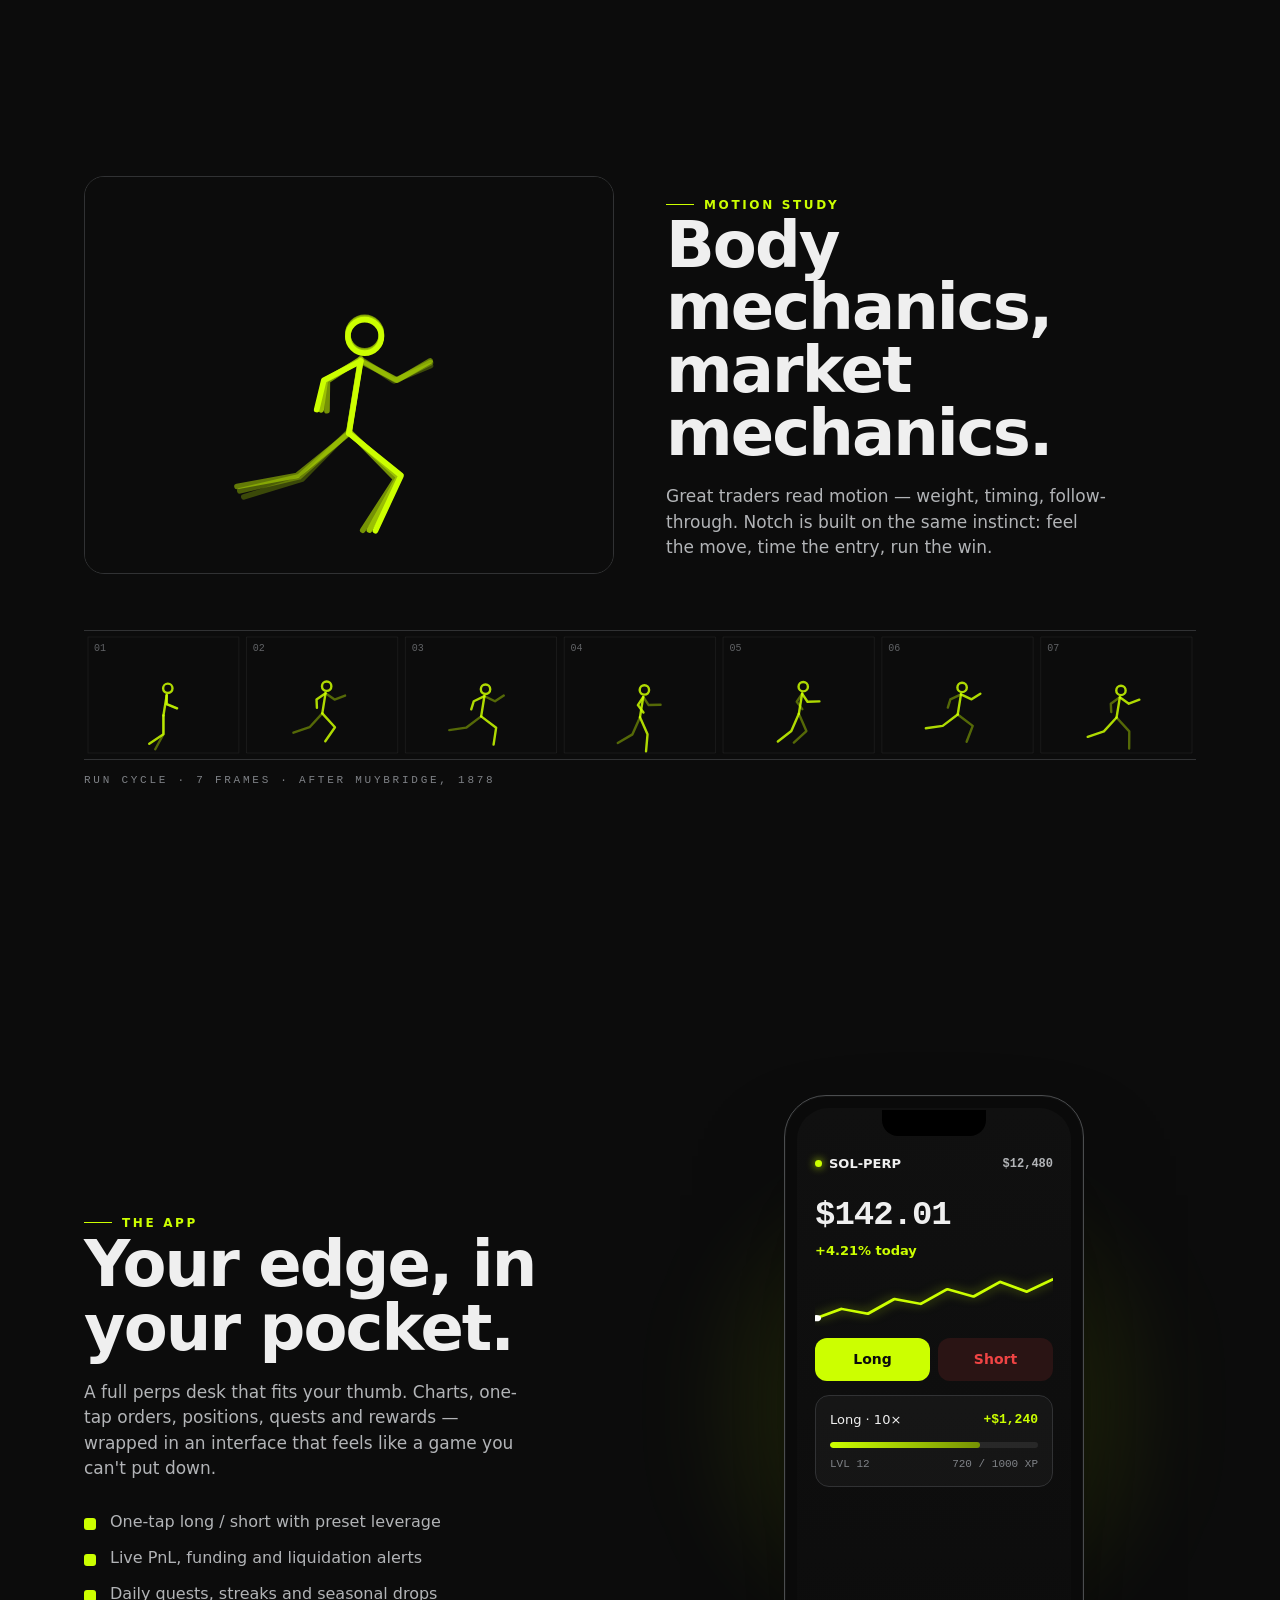
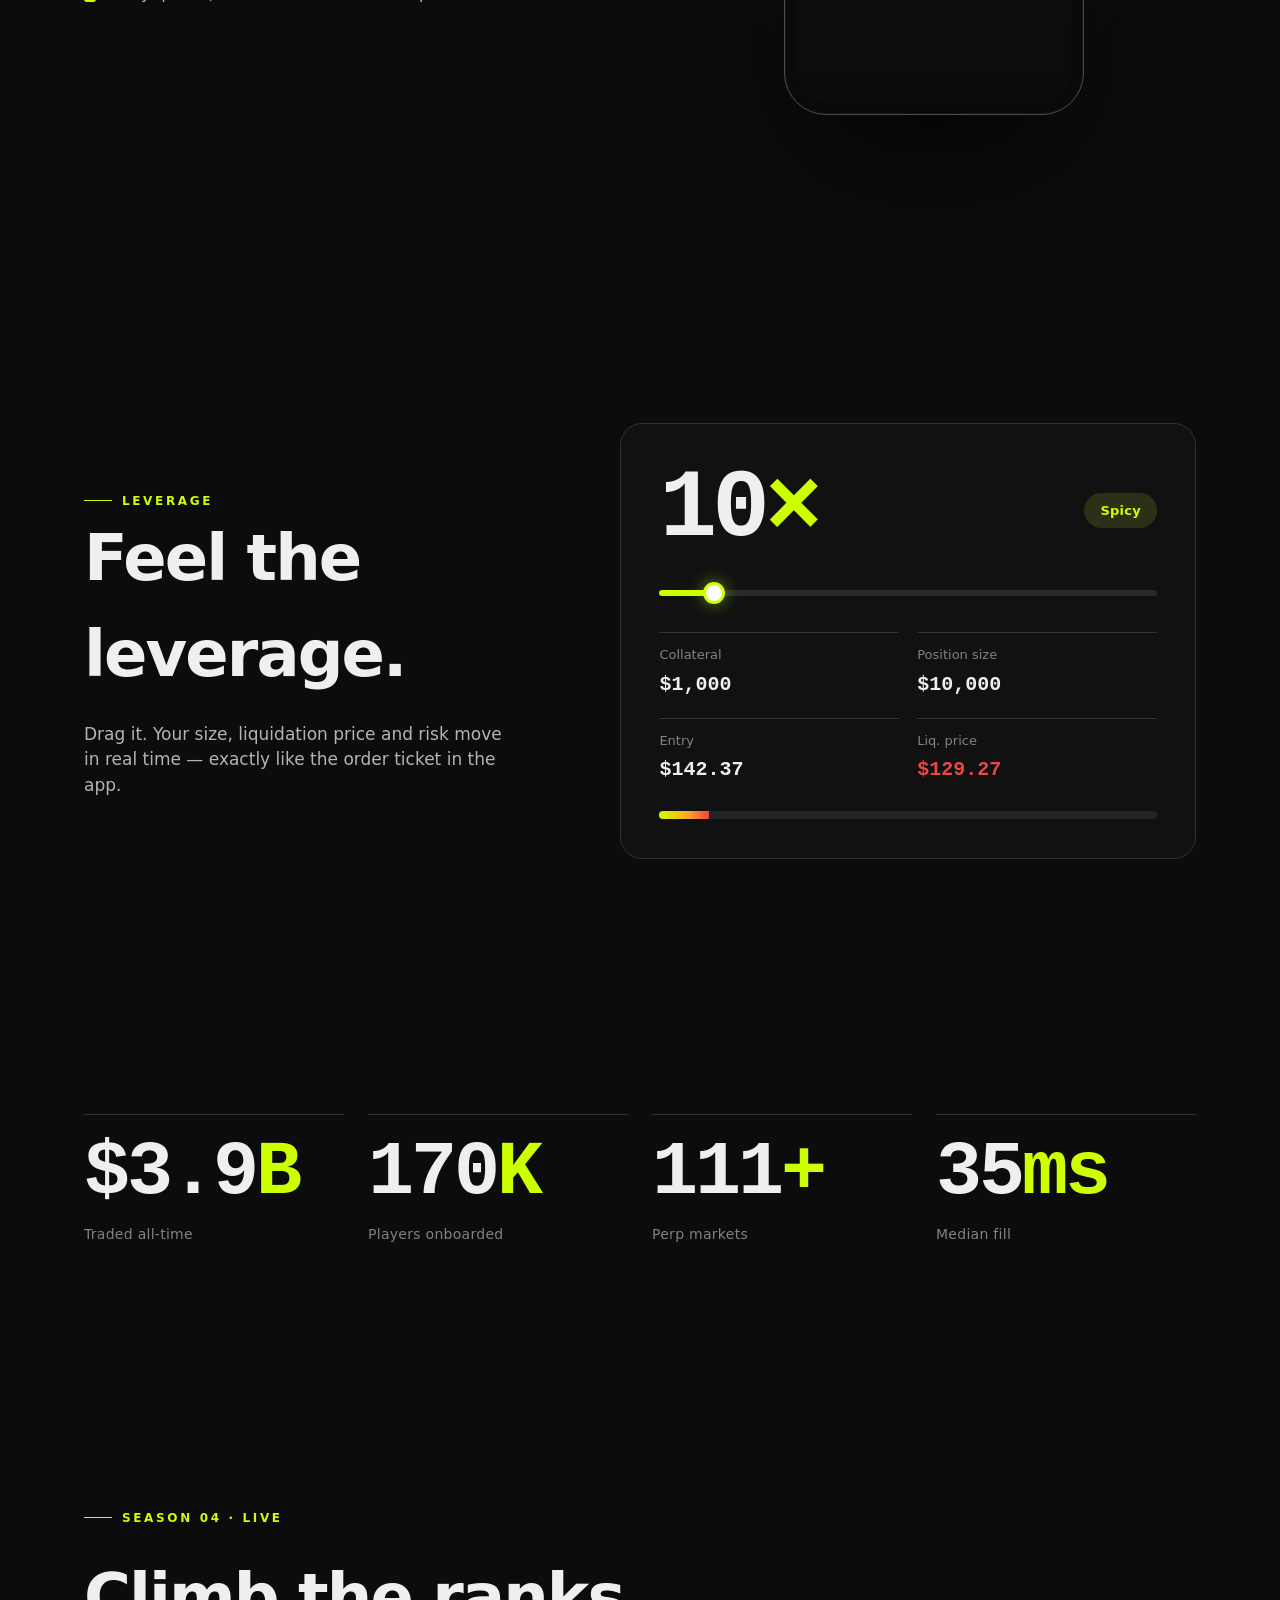
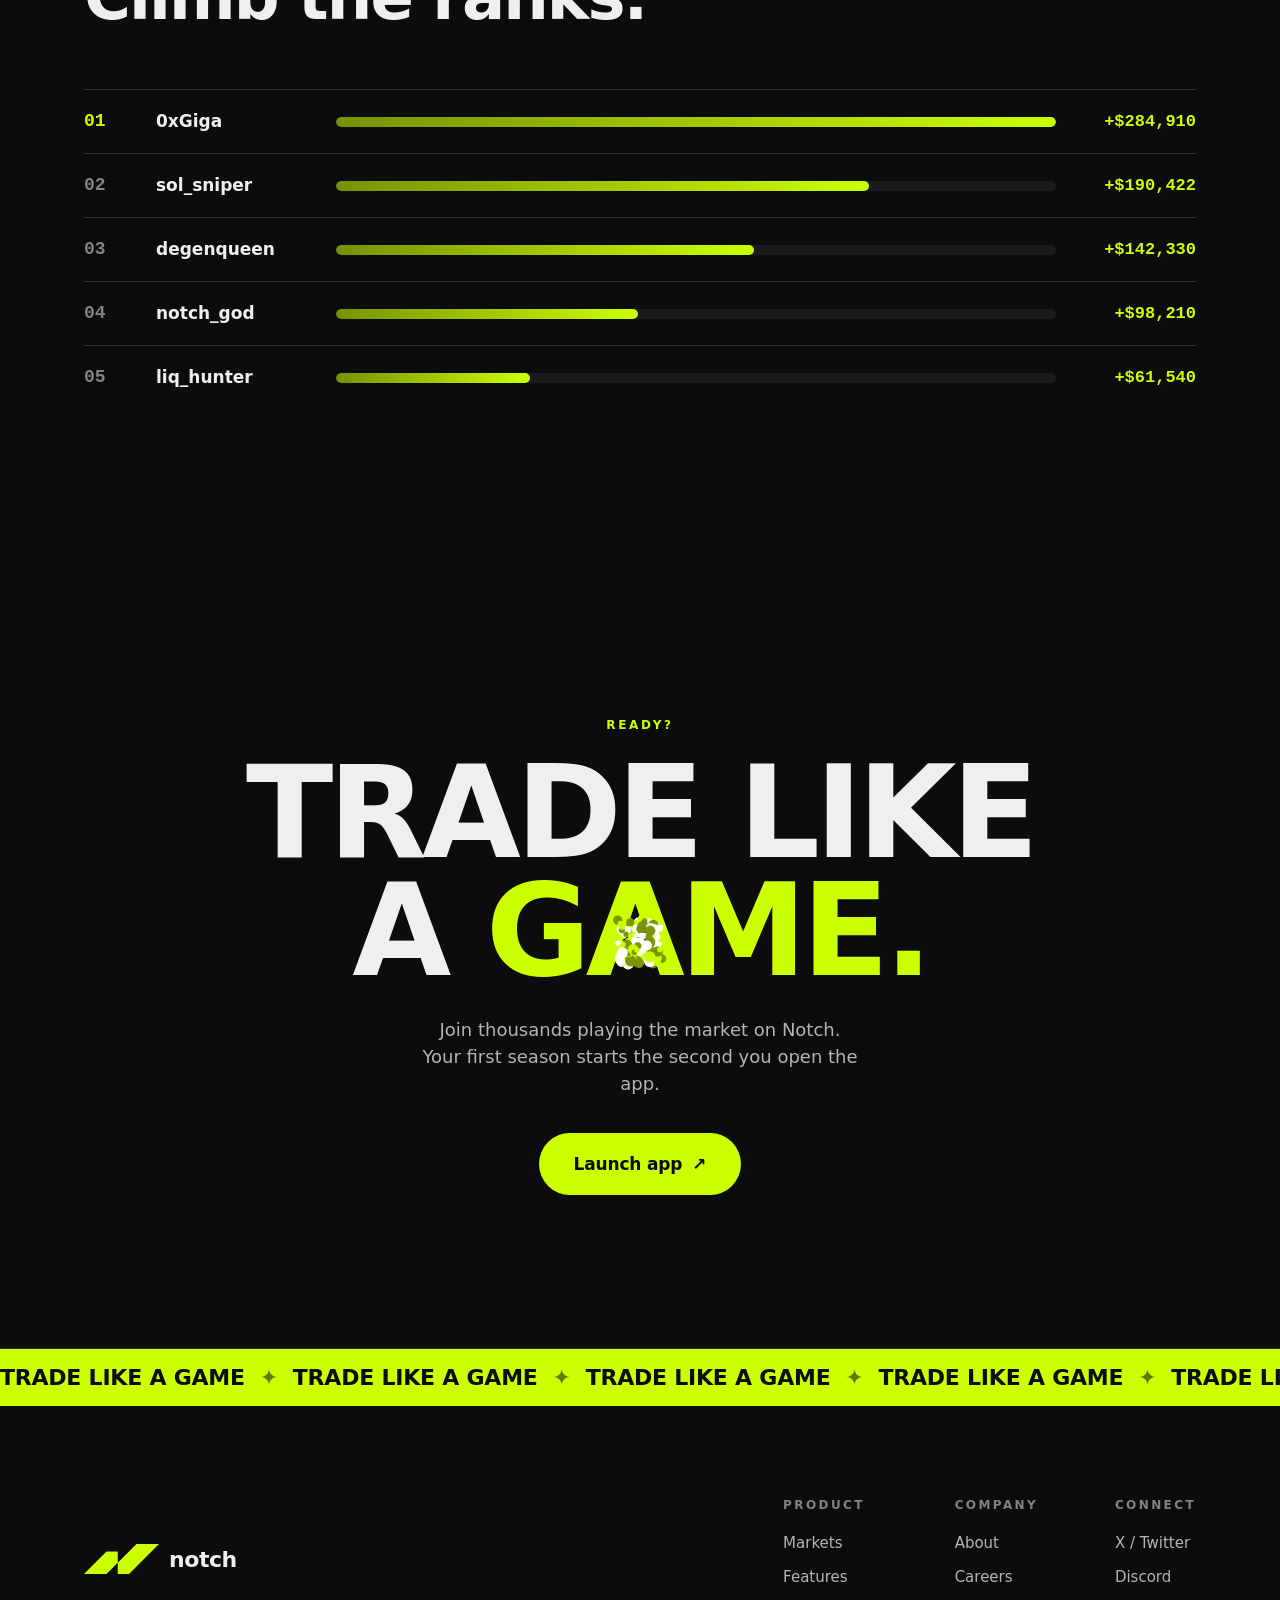
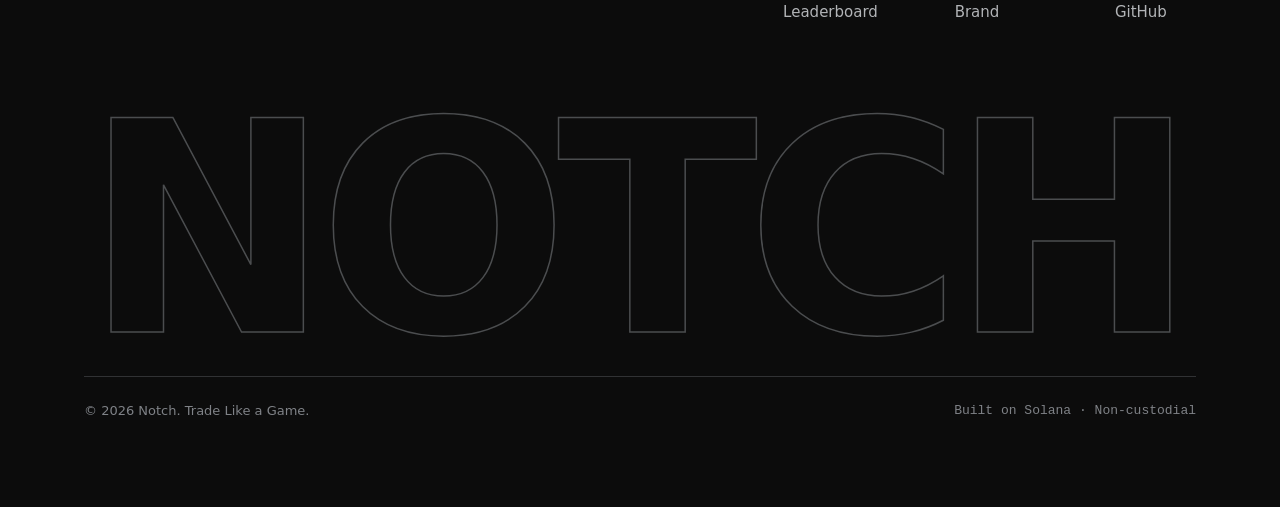
<file: site.html>
<!doctype html>
<html lang="en">
  <head>
    <meta charset="UTF-8" />
    <meta name="viewport" content="width=device-width, initial-scale=1, viewport-fit=cover" />
    <meta name="description" content="Notch — Trade Like a Game. Mobile-first perpetuals on Solana." />
    <meta name="theme-color" content="#0C0C0C" />
    <meta property="og:title" content="Notch — Trade Like a Game" />
    <meta property="og:description" content="Mobile-first perpetuals on Solana. Fast, leveraged, gamified." />
    <title>Notch — Trade Like a Game</title>
    <link rel="icon" type="image/svg+xml" href="./favicon.svg" />
    <link rel="preconnect" href="https://api.fontshare.com" crossorigin />
    <link
      href="https://api.fontshare.com/v2/css?f[]=nohemi@100,200,300,400,500,600,700,800,900&display=swap"
      rel="stylesheet"
    />
    <style>
      html,
      body {
        margin: 0;
        background: #0c0c0c;
      }
    </style>
    <script type="module" crossorigin src="./assets/main-C3fHR_gI.js"></script>
    <link rel="modulepreload" crossorigin href="./assets/Magnetic-fsHondoO.js">
    <link rel="modulepreload" crossorigin href="./assets/Footer-DgUUcYyC.js">
    <link rel="stylesheet" crossorigin href="./assets/Magnetic-BwkfsY_1.css">
    <link rel="stylesheet" crossorigin href="./assets/Footer-CPfPhyHX.css">
    <link rel="stylesheet" crossorigin href="./assets/main-7k0TSRbF.css">
  </head>
  <body>
    <div id="root"></div>
  </body>
</html>
</file>
<file: assets/Magnetic-BwkfsY_1.css>
:root{--notch-color-base-black: #0C0C0C;--notch-color-base-white: #F4F4F4;--notch-color-gray-50: #EFEFEF;--notch-color-gray-100: #E8E8E8;--notch-color-gray-300: #B2B4B7;--notch-color-gray-500: #7F8287;--notch-color-gray-700: #4B4D4F;--notch-color-gray-800: #313234;--notch-color-gray-900: #191919;--notch-color-gray-950: #131313;--notch-color-lime-500: #CCFF00;--notch-color-lime-700: #769204;--notch-color-lime-800: #4B5C07;--notch-color-lime-900: #2B3017;--notch-color-blue-400: #6B97A1;--notch-color-teal-50: #E8F0F2;--notch-color-teal-300: #5A7A82;--notch-color-teal-700: #2B4A51;--notch-color-teal-900: #111718;--notch-color-red-400: #EF4444;--notch-color-red-600: #AA1313;--notch-color-red-700: #761414;--notch-color-red-800: #491313;--notch-color-yellow-400: #FDB022;--notch-color-yellow-600: #87560A;--notch-color-yellow-800: #372811;--notch-color-shadow-56: rgba(12, 12, 12, .56);--notch-space-none: 0px;--notch-space-3xs: 2px;--notch-space-2xs: 4px;--notch-space-xs: 8px;--notch-space-sm: 12px;--notch-space-md: 16px;--notch-space-lg: 20px;--notch-space-xl: 24px;--notch-space-2xl: 32px;--notch-space-3xl: 40px;--notch-space-4xl: 48px;--notch-space-5xl: 56px;--notch-space-6xl: 64px;--notch-space-7xl: 80px;--notch-space-8xl: 96px;--notch-radius-none: 0px;--notch-radius-xs: 2px;--notch-radius-sm: 4px;--notch-radius-md: 8px;--notch-radius-lg: 12px;--notch-radius-xl: 16px;--notch-radius-2xl: 24px;--notch-radius-full: 9999px;--notch-border-width-sm: 1px;--notch-border-width-md: 2px;--notch-font-family-sans: "Nohemi";--notch-font-weight-thin: 100;--notch-font-weight-extra-light: 200;--notch-font-weight-light: 300;--notch-font-weight-regular: 400;--notch-font-weight-medium: 500;--notch-font-weight-semi-bold: 600;--notch-font-weight-bold: 700;--notch-font-weight-extra-bold: 800;--notch-font-weight-black: 900;--notch-text-h1-font-size: 32px;--notch-text-h1-line-height: 40px;--notch-text-h1-font-weight: 900;--notch-text-h1-letter-spacing: -.5px;--notch-text-h2-font-size: 24px;--notch-text-h2-line-height: 32px;--notch-text-h2-font-weight: 700;--notch-text-h2-letter-spacing: 0px;--notch-text-h3-font-size: 20px;--notch-text-h3-line-height: 28px;--notch-text-h3-font-weight: 600;--notch-text-h3-letter-spacing: 0px;--notch-text-h4-font-size: 18px;--notch-text-h4-line-height: 26px;--notch-text-h4-font-weight: 600;--notch-text-h4-letter-spacing: 0px;--notch-text-body1-font-size: 16px;--notch-text-body1-line-height: 24px;--notch-text-body1-font-weight: 400;--notch-text-body1-letter-spacing: 0px;--notch-text-body2-font-size: 14px;--notch-text-body2-line-height: 22px;--notch-text-body2-font-weight: 400;--notch-text-body2-letter-spacing: 0px;--notch-text-label-font-size: 14px;--notch-text-label-line-height: 20px;--notch-text-label-font-weight: 500;--notch-text-label-letter-spacing: 0px;--notch-text-caption-font-size: 12px;--notch-text-caption-line-height: 18px;--notch-text-caption-font-weight: 400;--notch-text-caption-letter-spacing: 0px;--notch-text-overline-font-size: 11px;--notch-text-overline-line-height: 16px;--notch-text-overline-font-weight: 500;--notch-text-overline-letter-spacing: .8px;--notch-bg-primary: #0C0C0C;--notch-bg-primary-inverse: #F4F4F4;--notch-bg-secondary: #131313;--notch-bg-tertiary: #191919;--notch-bg-quaternary: #313234;--notch-bg-brand-primary: #CCFF00;--notch-bg-brand-tertiary: #2B3017;--notch-bg-negative-primary: #AA1313;--notch-bg-negative-tertiary: #491313;--notch-bg-warning-tertiary: #372811;--notch-bg-accent-tertiary: #111718;--notch-bg-disabled: #191919;--notch-text-primary: #EFEFEF;--notch-text-secondary: #B2B4B7;--notch-text-tertiary: #7F8287;--notch-text-primary-inverse: #191919;--notch-text-brand-primary: #CCFF00;--notch-text-brand-secondary: #769204;--notch-text-accent-primary: #6B97A1;--notch-text-negative: #EF4444;--notch-text-warning: #FDB022;--notch-text-disabled: #4B4D4F;--notch-border-primary: #4B4D4F;--notch-border-secondary: #313234;--notch-border-brand-primary: #CCFF00;--notch-border-brand-secondary: #4B5C07;--notch-border-negative-primary: #EF4444;--notch-border-negative-secondary: #761414;--notch-border-warning: #87560A;--notch-border-accent: #2B4A51;--notch-border-disabled: #313234;--notch-effect-shadow: rgba(12, 12, 12, .56)}.theme-light,[data-theme=light]{--notch-bg-primary: #F4F4F4;--notch-bg-primary-inverse: #0C0C0C;--notch-bg-secondary: #EFEFEF;--notch-bg-tertiary: #E8E8E8;--notch-bg-quaternary: #B2B4B7;--notch-bg-brand-primary: #CCFF00;--notch-bg-brand-tertiary: #2B3017;--notch-bg-negative-primary: #AA1313;--notch-bg-negative-tertiary: #491313;--notch-bg-warning-tertiary: #372811;--notch-bg-accent-tertiary: #E8F0F2;--notch-bg-disabled: #B2B4B7;--notch-text-primary: #191919;--notch-text-secondary: #4B4D4F;--notch-text-tertiary: #7F8287;--notch-text-primary-inverse: #EFEFEF;--notch-text-brand-primary: #4B5C07;--notch-text-brand-secondary: #2B3017;--notch-text-accent-primary: #6B97A1;--notch-text-negative: #AA1313;--notch-text-warning: #87560A;--notch-text-disabled: #7F8287;--notch-border-primary: #B2B4B7;--notch-border-secondary: #7F8287;--notch-border-brand-primary: #CCFF00;--notch-border-brand-secondary: #4B5C07;--notch-border-negative-primary: #EF4444;--notch-border-negative-secondary: #761414;--notch-border-warning: #87560A;--notch-border-accent: #5A7A82;--notch-border-disabled: #B2B4B7;--notch-effect-shadow: rgba(12, 12, 12, .56)}:root{--maxw: 1240px;--gutter: clamp(20px, 5vw, 64px);--ease: cubic-bezier(.22, 1, .36, 1);--ease-out: cubic-bezier(.16, 1, .3, 1);--lime: var(--notch-color-lime-500);--lime-700: var(--notch-color-lime-700);--ink: var(--notch-bg-primary);--paper: var(--notch-text-primary);--muted: var(--notch-text-tertiary);--line: var(--notch-border-secondary)}*{box-sizing:border-box}html{scroll-behavior:smooth;-webkit-text-size-adjust:100%}body{margin:0;background:var(--ink);color:var(--paper);font-family:Nohemi,system-ui,-apple-system,sans-serif;font-size:16px;line-height:1.5;overflow-x:hidden;-webkit-font-smoothing:antialiased;text-rendering:optimizeLegibility}::selection{background:var(--lime);color:#0c0c0c}a{color:inherit;text-decoration:none}h1,h2,h3,p{margin:0}button{font-family:inherit}@media (hover: hover) and (pointer: fine){body,a,button,[data-cursor]{cursor:none}}.container{width:100%;max-width:var(--maxw);margin:0 auto;padding-inline:var(--gutter)}.eyebrow{display:inline-flex;align-items:center;gap:10px;font-size:12px;font-weight:600;letter-spacing:.22em;text-transform:uppercase;color:var(--lime)}.eyebrow:before{content:"";width:28px;height:1px;background:var(--lime)}.section{position:relative;padding-block:clamp(80px,12vw,180px)}.mono{font-family:ui-monospace,SF Mono,Roboto Mono,Menlo,monospace;font-variant-numeric:tabular-nums}.reveal{opacity:0;transform:translateY(28px);transition:opacity .9s var(--ease),transform .9s var(--ease);transition-delay:var(--d, 0ms);will-change:opacity,transform}.reveal.in{opacity:1;transform:none}.reveal-clip{clip-path:inset(0 100% 0 0);transition:clip-path 1s var(--ease);transition-delay:var(--d, 0ms)}.reveal-clip.in{clip-path:inset(0 0 0 0)}@media (prefers-reduced-motion: reduce){*{animation-duration:.001ms!important;animation-iteration-count:1!important;transition-duration:.001ms!important;scroll-behavior:auto!important}.reveal{opacity:1;transform:none}.reveal-clip{clip-path:none}}.btn{position:relative;display:inline-flex;align-items:center;gap:10px;padding:16px 26px;border-radius:9999px;border:1px solid transparent;font-size:15px;font-weight:600;letter-spacing:-.01em;white-space:nowrap;transition:transform .3s var(--ease),background .3s var(--ease),color .3s var(--ease),border-color .3s var(--ease)}.btn--primary{background:var(--lime);color:#0c0c0c}.btn--primary:hover{box-shadow:0 0 0 6px color-mix(in srgb,var(--lime) 18%,transparent)}.btn--ghost{border-color:var(--notch-border-primary);color:var(--paper);background:transparent}.btn--ghost:hover{border-color:var(--lime);color:var(--lime)}.btn__arrow{transition:transform .4s var(--ease)}.btn:hover .btn__arrow{transform:translate(4px)}.cursor{position:fixed;top:0;left:0;z-index:9999;pointer-events:none;mix-blend-mode:difference;will-change:transform}.cursor__dot{position:absolute;width:7px;height:7px;border-radius:50%;background:#fff;transform:translate(-50%,-50%)}.cursor__ring{position:absolute;width:40px;height:40px;border:1px solid #fff;border-radius:50%;transform:translate(-50%,-50%);transition:width .3s var(--ease),height .3s var(--ease),opacity .3s var(--ease)}.cursor.is-hover .cursor__ring{width:64px;height:64px;background:#ffffff14}@media (hover: none),(pointer: coarse){.cursor{display:none}}.scrollbar{position:fixed;top:0;left:0;height:3px;background:var(--lime);z-index:9998;width:0;box-shadow:0 0 12px var(--lime)}.grain{position:fixed;top:-200%;right:-200%;bottom:-200%;left:-200%;z-index:9997;pointer-events:none;opacity:.04;background-image:url("data:image/svg+xml,%3Csvg xmlns='http://www.w3.org/2000/svg' width='160' height='160'%3E%3Cfilter id='n'%3E%3CfeTurbulence type='fractalNoise' baseFrequency='0.85' numOctaves='3'/%3E%3C/filter%3E%3Crect width='100%25' height='100%25' filter='url(%23n)'/%3E%3C/svg%3E");animation:grain .6s steps(2) infinite}.fx-canvas{position:fixed;top:0;right:0;bottom:0;left:0;z-index:0;pointer-events:none}@keyframes grain{0%{transform:translate(0)}25%{transform:translate(-4%,3%)}50%{transform:translate(3%,-2%)}75%{transform:translate(-2%,-4%)}to{transform:translate(2%,3%)}}@keyframes marquee{0%{transform:translate(0)}to{transform:translate(-50%)}}@keyframes marqueeRev{0%{transform:translate(-50%)}to{transform:translate(0)}}@keyframes spinSlow{to{transform:rotate(360deg)}}@keyframes blink{0%,49%{opacity:1}50%,to{opacity:0}}@keyframes floaty{0%,to{transform:translateY(0)}50%{transform:translateY(-14px)}}@keyframes pulseGlow{0%,to{opacity:.5;transform:scale(1)}50%{opacity:1;transform:scale(1.06)}}@keyframes shimmer{to{background-position:200% center}}@keyframes riseIn{0%{opacity:0;transform:translateY(110%)}to{opacity:1;transform:translateY(0)}}@keyframes auroraShift{0%{transform:translate(-10%,-6%) rotate(0)}50%{transform:translate(8%,6%) rotate(8deg)}to{transform:translate(-10%,-6%) rotate(0)}}@keyframes scan{0%{transform:translateY(-100%)}to{transform:translateY(900%)}}
</file>
<file: assets/lab-le_SXhFl.css>
.lab{position:relative;z-index:1}.scene{position:relative;z-index:1;min-height:100vh;min-height:100svh;display:flex;align-items:center;overflow:hidden}.scene--auto{position:relative;min-height:auto;padding-block:clamp(80px,12vw,160px)}.scene__label{position:absolute;top:22px;left:var(--gutter);display:inline-flex;gap:12px;align-items:center;font-size:12px;letter-spacing:.22em;text-transform:uppercase;color:var(--muted);z-index:4}.scene__num{color:var(--lime);font-weight:700}.scene__tag{white-space:nowrap}.scene-h{font-size:clamp(40px,7vw,116px);line-height:.9;font-weight:800;letter-spacing:-.04em;text-transform:uppercase}.scene-sub{margin-top:18px;max-width:460px;color:var(--notch-text-secondary);font-size:18px}.hl{color:var(--lime)}.shader{background:#0c0c0c}.shader__canvas{position:absolute;top:0;right:0;bottom:0;left:0;width:100%;height:100%;display:block}.shader--fallback .shader__canvas{display:none}.shader--fallback{background:radial-gradient(60% 60% at 70% 30%,color-mix(in srgb,var(--lime) 30%,transparent),transparent 60%),#0c0c0c}.shader__scrim{position:absolute;top:0;right:0;bottom:0;left:0;z-index:1;background:linear-gradient(90deg,rgba(12,12,12,.9),rgba(12,12,12,.25) 55%,transparent)}.shader__content{position:relative;z-index:2}.shader__title{margin-top:22px;font-size:clamp(56px,12vw,184px);line-height:.84;font-weight:800;letter-spacing:-.04em;text-transform:uppercase}.shader__hl{color:var(--lime)}.shader__sub{margin-top:28px;max-width:480px;font-size:18px;color:var(--notch-text-secondary)}.shader__scroll{display:inline-block;margin-top:34px;font-size:12px;letter-spacing:.3em;text-transform:uppercase;color:var(--lime);animation:floaty 2.4s ease-in-out infinite}.flow{background:#0c0c0c}.flow__canvas{position:absolute;top:0;right:0;bottom:0;left:0;width:100%;height:100%;display:block}.flow:after{content:"";position:absolute;top:0;right:0;bottom:0;left:0;z-index:1;background:linear-gradient(90deg,rgba(12,12,12,.82),rgba(12,12,12,.15) 55%,transparent);pointer-events:none}.flow__content{position:relative;z-index:2;pointer-events:none}.coins{background:#0c0c0c}.coins__canvas{position:absolute;top:0;right:0;bottom:0;left:0;width:100%;height:100%;display:block;touch-action:none}.coins:after{content:"";position:absolute;top:0;right:0;bottom:0;left:0;z-index:1;background:linear-gradient(90deg,rgba(12,12,12,.78),transparent 50%);pointer-events:none}.coins__content{position:relative;z-index:2;pointer-events:none}.coins__modes{display:flex;gap:8px;margin-top:26px;flex-wrap:wrap;pointer-events:auto}.coinchip{padding:9px 16px;border-radius:9999px;border:1px solid var(--notch-border-primary);background:#ffffff08;color:var(--paper);font-family:inherit;font-weight:600;font-size:14px;cursor:pointer;transition:background .2s var(--ease),color .2s var(--ease),border-color .2s var(--ease)}.coinchip:hover{border-color:var(--lime)}.coinchip.on{background:var(--lime);color:#0c0c0c;border-color:transparent}.dots{background:#0c0c0c;justify-content:center}.dots__canvas{position:absolute;top:0;right:0;bottom:0;left:0;width:100%;height:100%;display:block}.dots__caption{position:absolute;bottom:40px;left:50%;transform:translate(-50%);z-index:2;font-size:12px;letter-spacing:.3em;text-transform:uppercase;color:var(--muted);pointer-events:none}.tokens{background:radial-gradient(60% 50% at 80% 0%,color-mix(in srgb,var(--lime) 8%,transparent),transparent 60%),#0c0c0c}.tokens__h{margin-top:18px}.tokens__cols{margin-top:48px;display:grid;grid-template-columns:1.1fr .9fr;gap:clamp(28px,5vw,72px);align-items:start}.tokens__cap{font-size:11px;letter-spacing:.2em;color:var(--muted);margin-bottom:16px}.tokens__grid{display:grid;grid-template-columns:repeat(auto-fill,minmax(150px,1fr));gap:8px}.tok{display:flex;align-items:center;gap:10px;padding:8px;border-radius:10px;border:1px solid var(--line);background:var(--notch-bg-secondary);opacity:0;transform:translateY(10px) scale(.96);transition:opacity .5s var(--ease),transform .5s var(--ease);transition-delay:var(--d)}.tok.in{opacity:1;transform:none}.tok:hover{border-color:color-mix(in srgb,var(--lime) 50%,var(--line))}.tok__sw{width:28px;height:28px;border-radius:7px;flex:none;border:1px solid color-mix(in srgb,#fff 12%,transparent)}.tok__meta{display:flex;flex-direction:column;min-width:0}.tok__name{font-size:12px;font-weight:500;white-space:nowrap;overflow:hidden;text-overflow:ellipsis}.tok__hex{font-size:10px;color:var(--muted);text-transform:uppercase}.tokens__ramp{display:flex;flex-direction:column;gap:10px}.tramp{display:grid;grid-template-columns:64px 1fr;gap:14px;align-items:baseline;opacity:0;transform:translate(-12px);transition:opacity .5s var(--ease),transform .5s var(--ease);transition-delay:var(--d)}.tramp.in{opacity:1;transform:none}.tramp__tag{font-size:11px;color:var(--lime);padding-top:6px}.tramp__sample{color:var(--paper);white-space:nowrap;overflow:hidden;text-overflow:ellipsis}.tokens__space{display:flex;flex-direction:column;gap:6px}.sp{display:flex;align-items:center;gap:12px;opacity:0;transform:translate(-10px);transition:opacity .4s var(--ease),transform .4s var(--ease);transition-delay:var(--d)}.sp.in{opacity:1;transform:none}.sp__bar{height:10px;background:linear-gradient(90deg,var(--lime-700),var(--lime));border-radius:3px}.sp__k{font-size:11px;color:var(--muted)}@media (max-width: 880px){.tokens__cols{grid-template-columns:1fr}}.scroll-candles{position:relative;z-index:1;height:240vh;background:#0c0c0c}.sc__sticky{position:sticky;top:0;height:100vh;display:flex;align-items:center;overflow:hidden}.sc__inner{display:grid;grid-template-columns:.8fr 1.2fr;gap:clamp(28px,5vw,64px);align-items:center;width:100%}.sc__price{display:flex;align-items:baseline;gap:4px;margin-bottom:18px}.sc__dollar{font-size:clamp(28px,4vw,48px);font-weight:700;color:var(--lime)}.sc__pct{margin-left:14px;font-size:16px;font-weight:700;align-self:center}.sc__pct.up{color:var(--lime)}.sc__pct.down{color:var(--notch-text-negative)}.sc__canvas{display:block;width:100%;height:380px;border:1px solid var(--line);border-radius:16px}.roll{display:inline-flex;align-items:baseline;font-variant-numeric:tabular-nums;font-size:clamp(44px,6.5vw,88px);line-height:1;font-weight:700;letter-spacing:-.03em;color:var(--paper)}.roll__col{display:inline-block;height:1em;width:.6em;overflow:hidden}.roll__strip{display:flex;flex-direction:column;transition:transform .45s cubic-bezier(.22,1,.36,1)}.roll__d{height:1em;line-height:1em;text-align:center}.roll__sep{display:inline-block}@media (max-width: 880px){.sc__inner{grid-template-columns:1fr}.sc__canvas{height:280px}}.vel{overflow:hidden;display:flex;align-items:center;min-height:56vh;border-block:1px solid var(--line)}.vel__track{display:flex;align-items:center;white-space:nowrap;width:max-content;will-change:transform}.vel__item{font-size:clamp(48px,10vw,150px);font-weight:800;letter-spacing:-.03em;text-transform:uppercase;padding:0 38px;color:var(--paper)}.vel__item--ico{color:var(--lime)}.holo{background:#0c0c0c}.holo__wrap{display:grid;grid-template-columns:.9fr 1.1fr;gap:clamp(28px,5vw,64px);align-items:center}.holo__stage{perspective:1200px;display:flex;justify-content:center}.holo__card{position:relative;width:380px;max-width:84vw;aspect-ratio:1.586;border-radius:24px;padding:26px;transform-style:preserve-3d;transform:rotateX(var(--rx, 0deg)) rotateY(var(--ry, 0deg));transition:transform .2s ease;background:linear-gradient(135deg,#171c0b,#0e0e0e 60%);border:1px solid color-mix(in srgb,var(--lime) 30%,var(--line));box-shadow:0 40px 90px -40px #000000e6;overflow:hidden}.holo__foil{position:absolute;top:0;right:0;bottom:0;left:0;background:conic-gradient(from 0deg at var(--mx, 50%) var(--my, 50%),rgba(204,255,0,0),rgba(204,255,0,.55),rgba(107,151,161,.45),rgba(255,255,255,.35),rgba(204,255,0,0));mix-blend-mode:color-dodge;opacity:.5;pointer-events:none}.holo__shine{position:absolute;top:0;right:0;bottom:0;left:0;background:radial-gradient(420px circle at var(--mx, 50%) var(--my, 50%),rgba(255,255,255,.18),transparent 50%);mix-blend-mode:screen;pointer-events:none}.holo__row{display:flex;justify-content:space-between;align-items:center;font-weight:700;font-size:14px;transform:translateZ(30px)}.holo__pair{display:flex;align-items:center;gap:8px}.holo__pair i{width:8px;height:8px;border-radius:50%;background:var(--lime);box-shadow:0 0 8px var(--lime)}.holo__bal{color:var(--notch-text-secondary);font-size:12px}.holo__price{margin-top:26px;font-size:44px;font-weight:700;letter-spacing:-.03em;transform:translateZ(55px)}.holo__chg{color:var(--lime);font-size:13px;font-weight:600;transform:translateZ(42px)}.holo__spark{width:100%;height:54px;margin-top:8px;transform:translateZ(24px)}.holo__spark polyline{fill:none;stroke:var(--lime);stroke-width:2;stroke-linecap:round;filter:drop-shadow(0 0 5px rgba(204,255,0,.6))}.holo__btns{display:flex;gap:10px;margin-top:14px;transform:translateZ(50px)}.holo__btn{flex:1;text-align:center;padding:11px;border-radius:12px;font-weight:700;font-size:14px}.holo__btn--l{background:var(--lime);color:#0c0c0c}.holo__btn--s{background:#2a1414;color:var(--notch-text-negative)}.holo__brand{position:absolute;bottom:16px;left:26px;font-size:10px;letter-spacing:.2em;color:var(--muted);transform:translateZ(30px)}@media (max-width: 880px){.holo__wrap{grid-template-columns:1fr}}.live{background:#0c0c0c;align-items:flex-start}.live__canvas{position:absolute;top:0;right:0;bottom:0;left:0;width:100%;height:100%;display:block}.live:before{content:"";position:absolute;top:0;right:0;bottom:0;left:0;z-index:1;background:linear-gradient(180deg,rgba(12,12,12,.88),transparent 38%);pointer-events:none}.live__content{position:relative;z-index:2;margin-top:12vh;pointer-events:none}.live__content a{color:var(--lime);pointer-events:auto}.live__content .scene-sub{max-width:520px}.charts{background:radial-gradient(60% 50% at 15% 0%,color-mix(in srgb,var(--lime) 7%,transparent),transparent 55%),#0c0c0c}.charts__grid{margin-top:44px;display:grid;grid-template-columns:repeat(3,1fr);gap:16px}.charts__cell{opacity:0;transform:translateY(16px);transition:opacity .6s var(--ease),transform .6s var(--ease);transition-delay:var(--d)}.charts__grid.in .charts__cell{opacity:1;transform:none}.mc{height:100%;border:1px solid var(--line);border-radius:16px;background:color-mix(in srgb,var(--notch-bg-secondary) 80%,transparent);padding:14px;display:flex;flex-direction:column;transition:border-color .25s var(--ease)}.mc:hover{border-color:color-mix(in srgb,var(--lime) 40%,var(--line))}.mc__head{display:flex;align-items:baseline;justify-content:space-between;margin-bottom:8px}.mc__label{font-size:14px;font-weight:600}.mc__lib{font-size:10px;letter-spacing:.08em;color:var(--muted);text-transform:uppercase}.mc__canvas{display:block;width:100%;height:150px}@media (max-width: 880px){.charts__grid{grid-template-columns:1fr 1fr}}@media (max-width: 560px){.charts__grid{grid-template-columns:1fr}}.teammkt{background:radial-gradient(55% 50% at 85% 0%,color-mix(in srgb,var(--lime) 7%,transparent),transparent 55%),#0c0c0c}.tmkt__grid{margin-top:44px;display:grid;grid-template-columns:repeat(4,1fr);gap:14px}.tmkt__card{border:1px solid var(--line);border-radius:16px;background:color-mix(in srgb,var(--notch-bg-secondary) 80%,transparent);padding:16px;transition:transform .25s var(--ease),border-color .25s var(--ease)}.tmkt__card:hover{transform:translateY(-3px);border-color:color-mix(in srgb,var(--lime) 45%,var(--line))}.tmkt__top{display:flex;align-items:center;gap:8px}.tmkt__dot{width:10px;height:10px;border-radius:50%;flex:none}.tmkt__ticker{font-weight:700;font-size:15px;letter-spacing:.02em}.tmkt__name{font-size:12px;color:var(--muted);margin-left:auto;white-space:nowrap;overflow:hidden;text-overflow:ellipsis}.tmkt__row{display:flex;justify-content:space-between;align-items:baseline;margin-top:14px}.tmkt__price{font-size:22px;font-weight:700;color:var(--paper);transition:color .2s ease}.tmkt__price.up{color:var(--lime)}.tmkt__price.down{color:var(--notch-text-negative)}.tmkt__chg{font-size:13px;font-weight:600}.tmkt__chg.up{color:var(--lime)}.tmkt__chg.down{color:var(--notch-text-negative)}.tmkt__spark{width:100%;height:34px;margin-top:10px;display:block}.tmkt__spark polyline{fill:none;stroke-width:1.6;stroke-linejoin:round;stroke-linecap:round;vector-effect:non-scaling-stroke;filter:drop-shadow(0 0 3px color-mix(in srgb,currentColor 0%,transparent))}.tmkt__tape{margin-top:48px;overflow:hidden;border-block:1px solid var(--line);background:color-mix(in srgb,var(--notch-bg-secondary) 55%,transparent);padding:13px 0}.tmkt__tapetrack{display:flex;width:max-content;animation:marquee 48s linear infinite}.teammkt:hover .tmkt__tapetrack{animation-play-state:paused}.tmkt__trade{display:inline-flex;align-items:center;gap:8px;padding:0 22px;white-space:nowrap;font-size:14px;color:var(--notch-text-secondary);border-right:1px solid color-mix(in srgb,var(--line) 70%,transparent)}.tmkt__trade b{color:var(--paper);font-weight:600}.tmkt__trade .long{color:var(--lime);font-weight:700;font-size:12px;letter-spacing:.04em}.tmkt__trade .short{color:var(--notch-text-negative);font-weight:700;font-size:12px;letter-spacing:.04em}.tmkt__trade .pos{color:var(--lime)}.tmkt__trade .neg{color:var(--notch-text-negative)}.tmkt__trade i{color:var(--lime);font-style:normal;opacity:.6}@media (max-width: 980px){.tmkt__grid{grid-template-columns:repeat(2,1fr)}}@media (max-width: 520px){.tmkt__grid{grid-template-columns:1fr}}.rain{background:#0c0c0c;justify-content:center;text-align:center}.rain__canvas{position:absolute;top:0;right:0;bottom:0;left:0;width:100%;height:100%;display:block;opacity:.5}.rain__scrim{position:absolute;top:0;right:0;bottom:0;left:0;z-index:1;background:radial-gradient(ellipse 60% 60% at 50% 50%,#0c0c0c59,#0c0c0ced 75%)}.rain__content{position:relative;z-index:2;display:flex;flex-direction:column;align-items:center}.rain__logo{margin-bottom:10px}.rain__title{font-size:clamp(48px,11vw,150px);font-weight:800;line-height:.9;letter-spacing:-.04em;text-transform:uppercase}.rain__sub{margin-top:22px;max-width:440px;color:var(--notch-text-secondary);font-size:18px}.rain__btn{margin-top:30px;padding:18px 32px;font-size:16px}.rain__foot{margin-top:42px;font-size:12px;letter-spacing:.2em;color:var(--muted)}
</file>
<file: assets/Footer-CPfPhyHX.css>
.hero{position:relative;z-index:1;min-height:100vh;min-height:100svh;display:flex;align-items:center;padding-top:96px;overflow:hidden}.hero__aurora{position:absolute;top:-25%;right:-10%;width:70vw;height:70vw;background:radial-gradient(circle at center,color-mix(in srgb,var(--lime) 24%,transparent),transparent 60%);filter:blur(30px);animation:auroraShift 16s ease-in-out infinite;z-index:-1}.hero__grid{position:absolute;top:0;right:0;bottom:0;left:0;background-image:linear-gradient(to right,color-mix(in srgb,var(--paper) 6%,transparent) 1px,transparent 1px),linear-gradient(to bottom,color-mix(in srgb,var(--paper) 6%,transparent) 1px,transparent 1px);background-size:64px 64px;-webkit-mask-image:radial-gradient(ellipse 80% 70% at 50% 42%,#000 28%,transparent 75%);mask-image:radial-gradient(ellipse 80% 70% at 50% 42%,#000 28%,transparent 75%);z-index:-1}.hero__status{display:inline-flex;align-items:center;gap:10px;font-size:14px;color:var(--notch-text-secondary);opacity:0;animation:fadeUp .8s var(--ease) .3s forwards}.hero__pulse{width:9px;height:9px;border-radius:50%;background:var(--lime);animation:ping 1.8s ease-out infinite}.hero__title{margin:26px 0 0;font-size:clamp(56px,13vw,200px);line-height:.86;font-weight:800;letter-spacing:-.04em;text-transform:uppercase}.hero__word{display:block;overflow:hidden;padding-bottom:.04em}.hero__char{display:inline-block;white-space:pre;transform:translateY(110%);animation:riseIn .95s var(--ease) both;animation-delay:calc(var(--i) * .04s + .25s)}.hero__word--stroke .hero__char{-webkit-text-stroke:2px var(--lime);-webkit-text-fill-color:transparent;animation:riseIn .95s var(--ease) both,heroFill .7s ease forwards;animation-delay:calc(var(--i) * .04s + .25s),1.2s}@keyframes heroFill{to{-webkit-text-fill-color:var(--lime)}}.hero__row{display:flex;justify-content:space-between;align-items:flex-end;gap:40px;margin-top:44px;flex-wrap:wrap;opacity:0;animation:fadeUp .9s var(--ease) 1s forwards}.hero__lede{max-width:440px;font-size:18px;color:var(--notch-text-secondary)}.hero__lede em{color:var(--lime);font-style:normal}.hero__cta{display:flex;gap:14px;flex-wrap:wrap}.hero__scroll{position:absolute;left:50%;bottom:24px;transform:translate(-50%);display:flex;flex-direction:column;align-items:center;gap:10px;font-size:11px;letter-spacing:.3em;text-transform:uppercase;color:var(--muted);opacity:0;animation:fadeUp 1s var(--ease) 1.4s forwards}.hero__scrollTrack{width:1px;height:46px;background:color-mix(in srgb,var(--paper) 18%,transparent);position:relative;overflow:hidden}.hero__scrollDot{position:absolute;inset:0 auto auto 0;width:1px;height:16px;background:var(--lime);animation:scrollDot 1.8s var(--ease) infinite}@keyframes scrollDot{0%{transform:translateY(-100%)}to{transform:translateY(300%)}}@keyframes fadeUp{0%{opacity:0;transform:translateY(20px)}to{opacity:1;transform:none}}@keyframes ping{0%{box-shadow:0 0 color-mix(in srgb,var(--lime) 65%,transparent)}70%,to{box-shadow:0 0 0 13px transparent}}@media (max-width: 720px){.hero__row{flex-direction:column;align-items:flex-start}}.ticker{position:relative;z-index:1;border-block:1px solid var(--line);background:color-mix(in srgb,var(--notch-bg-secondary) 60%,transparent);padding-block:14px;display:flex;flex-direction:column;gap:10px}.ticker__row{overflow:hidden;display:flex}.ticker__track{display:flex;flex:none;gap:0;width:max-content;animation:marquee 42s linear infinite}.ticker__track--rev{animation:marqueeRev 42s linear infinite}.ticker:hover .ticker__track{animation-play-state:paused}.ticker__item{display:flex;align-items:baseline;gap:12px;padding-inline:28px;border-right:1px solid color-mix(in srgb,var(--line) 70%,transparent);white-space:nowrap}.ticker__sym{font-weight:700;font-size:16px;letter-spacing:.02em}.ticker__price{font-size:15px;color:var(--notch-text-secondary)}.ticker__chg{font-size:13px;font-weight:600}.ticker__chg.up{color:var(--lime)}.ticker__chg.down{color:var(--notch-text-negative)}.thesis{text-align:left}.thesis__big{margin-top:28px;font-size:clamp(30px,4.8vw,64px);line-height:1.08;font-weight:700;letter-spacing:-.025em;max-width:20ch}.thesis__big em{color:var(--lime);font-style:normal}.thesis__code{margin-top:44px;color:var(--muted);font-size:clamp(13px,1.6vw,16px);border-left:2px solid var(--lime);padding-left:16px;min-height:1.5em}.market__inner{display:grid;grid-template-columns:.85fr 1.15fr;gap:clamp(32px,5vw,72px);align-items:center}.market__title{font-size:clamp(36px,5vw,68px);line-height:.98;font-weight:800;letter-spacing:-.03em}.market__text{margin-top:20px;max-width:420px;color:var(--notch-text-secondary);font-size:17px}.market__kpis{display:grid;grid-template-columns:1fr 1fr;gap:18px;margin-top:36px;max-width:440px}.kpi{border-top:1px solid var(--line);padding-top:12px}.kpi__v{font-size:26px;font-weight:700}.kpi__k{font-size:13px;color:var(--muted);margin-top:4px}.chart{background:color-mix(in srgb,var(--notch-bg-secondary) 94%,transparent);border:1px solid var(--line);border-radius:20px;padding:18px;box-shadow:0 40px 90px -50px #000000e6}.chart__head{display:flex;justify-content:space-between;align-items:center;margin-bottom:12px}.chart__pair{display:flex;align-items:center;gap:8px;font-weight:700;font-size:15px;letter-spacing:.02em}.chart__dot{width:8px;height:8px;border-radius:50%;background:var(--lime);box-shadow:0 0 10px var(--lime);animation:pulseGlow 1.6s ease-in-out infinite}.chart__price{display:flex;align-items:baseline;gap:10px;font-size:22px;font-weight:700;transition:color .2s ease}.chart__price--up{color:var(--lime)}.chart__price--down{color:var(--notch-text-negative)}.chart__chg{font-size:12px;opacity:.8}.chart__canvas{display:block;width:100%;height:300px}.chart__foot{display:flex;gap:10px;align-items:center;margin-top:14px}.chart__side{flex:1;border:none;border-radius:12px;padding:13px;font-weight:700;font-size:15px;transition:transform .2s var(--ease),filter .2s ease}.chart__side--long{background:var(--lime);color:#0c0c0c}.chart__side--short{background:var(--notch-bg-negative-primary);color:#fff}.chart__side:hover{transform:translateY(-2px);filter:brightness(1.06)}.chart__lev{padding:11px 14px;border:1px solid var(--line);border-radius:12px;font-weight:600;color:var(--notch-text-secondary)}@media (max-width: 880px){.market__inner{grid-template-columns:1fr}}.features__title{margin-top:22px;font-size:clamp(34px,5vw,72px);font-weight:800;letter-spacing:-.03em}.features__grid{margin-top:48px;display:grid;grid-template-columns:repeat(4,1fr);gap:18px}.feature{position:relative;height:100%;padding:26px;border-radius:20px;background:color-mix(in srgb,var(--notch-bg-secondary) 80%,transparent);border:1px solid var(--line);overflow:hidden;transform:perspective(820px);transform-style:preserve-3d;transition:transform .4s var(--ease);will-change:transform}.feature__glow{position:absolute;top:0;right:0;bottom:0;left:0;background:radial-gradient(220px circle at var(--mx, 50%) var(--my, 0%),color-mix(in srgb,var(--lime) 22%,transparent),transparent 60%);opacity:0;transition:opacity .3s ease;pointer-events:none}.feature:hover .feature__glow{opacity:1}.feature:hover{border-color:color-mix(in srgb,var(--lime) 45%,var(--line))}.feature__n{font-size:13px;color:var(--lime);font-weight:600}.feature__t{margin-top:60px;font-size:22px;font-weight:700;letter-spacing:-.01em}.feature__d{margin-top:12px;font-size:15px;color:var(--notch-text-secondary);line-height:1.5}@media (max-width: 980px){.features__grid{grid-template-columns:1fr 1fr}}@media (max-width: 560px){.features__grid{grid-template-columns:1fr}}.motion__inner{display:grid;grid-template-columns:1fr 1fr;gap:clamp(28px,4vw,60px);align-items:center}.motion__live{aspect-ratio:4 / 3;border:1px solid var(--line);border-radius:20px;overflow:hidden;background:#0c0c0c;box-shadow:inset 0 0 80px #ccff000f}.motion__canvas{display:block;width:100%;height:100%}.motion__title{font-size:clamp(34px,5vw,68px);font-weight:800;letter-spacing:-.03em;line-height:.98}.motion__text{margin-top:20px;max-width:440px;color:var(--notch-text-secondary);font-size:17px}.motion__strip{display:block;width:100%;height:130px;margin-top:56px;border-block:1px solid var(--line)}.motion__caption{margin-top:12px;font-size:11px;letter-spacing:.25em;color:var(--muted)}@media (max-width: 880px){.motion__inner{grid-template-columns:1fr}.motion__live{aspect-ratio:3 / 2}}.phone__inner{display:grid;grid-template-columns:1fr 1fr;gap:clamp(32px,5vw,72px);align-items:center}.phone__title{font-size:clamp(34px,5vw,68px);font-weight:800;letter-spacing:-.03em;line-height:1}.phone__text{margin-top:20px;max-width:440px;color:var(--notch-text-secondary);font-size:17px}.phone__list{margin:28px 0 0;padding:0;list-style:none;display:flex;flex-direction:column;gap:12px}.phone__list li{position:relative;padding-left:26px;color:var(--notch-text-secondary)}.phone__list li:before{content:"";position:absolute;left:0;top:8px;width:12px;height:12px;border-radius:3px;background:var(--lime)}.phone__stage{position:relative;display:flex;justify-content:center}.phone__glow{position:absolute;top:-8%;right:8%;bottom:-8%;left:8%;background:radial-gradient(circle,color-mix(in srgb,var(--lime) 22%,transparent),transparent 60%);filter:blur(46px);z-index:-1}.phone__device{width:300px;max-width:78vw;aspect-ratio:300 / 620;background:#0a0a0a;border:1px solid var(--notch-border-primary);border-radius:42px;padding:12px;position:relative;box-shadow:0 60px 120px -40px #000000e6,inset 0 0 0 1px #ffffff08;animation:floaty 6s ease-in-out infinite}.phone__notch{position:absolute;top:14px;left:50%;transform:translate(-50%);width:104px;height:26px;background:#000;border-radius:0 0 16px 16px;z-index:2}.phone__screen{height:100%;border-radius:32px;background:linear-gradient(180deg,#101010,#0c0c0c);overflow:hidden;padding:46px 18px 18px;display:flex;flex-direction:column}.ui__top{display:flex;justify-content:space-between;align-items:center;font-size:13px;font-weight:600}.ui__pair{display:flex;align-items:center;gap:7px}.ui__dot{width:7px;height:7px;border-radius:50%;background:var(--lime);box-shadow:0 0 8px var(--lime);animation:pulseGlow 1.6s ease-in-out infinite}.ui__bal{color:var(--notch-text-secondary);font-size:12px}.ui__price{margin-top:16px;font-size:34px;font-weight:700;letter-spacing:-.03em}.ui__chg{color:var(--lime);font-size:13px;font-weight:600}.ui__spark{width:100%;height:54px;margin:12px 0}.ui__sparkline{fill:none;stroke:var(--lime);stroke-width:2;stroke-linecap:round;stroke-linejoin:round;filter:drop-shadow(0 0 4px rgba(204,255,0,.5));stroke-dasharray:400;stroke-dashoffset:400;animation:drawSpark 2.2s var(--ease) .3s forwards}.ui__sparkdot{fill:#fff}@keyframes drawSpark{to{stroke-dashoffset:0}}.ui__sides{display:flex;gap:8px}.ui__side{flex:1;text-align:center;padding:11px;border-radius:12px;font-weight:700;font-size:14px}.ui__side--long{background:var(--lime);color:#0c0c0c}.ui__side--short{background:#2a1414;color:var(--notch-text-negative)}.ui__pos{margin-top:14px;padding:14px;border-radius:14px;background:#ffffff08;border:1px solid var(--line)}.ui__posrow{display:flex;justify-content:space-between;font-size:13px}.ui__pnl{color:var(--lime);font-weight:700}.ui__xp{height:6px;border-radius:99px;background:#ffffff14;margin-top:12px;overflow:hidden}.ui__xp span{display:block;height:100%;background:linear-gradient(90deg,var(--lime),var(--lime-700));border-radius:99px;transition:width 1.4s var(--ease) .4s}.ui__xprow{display:flex;justify-content:space-between;font-size:11px;color:var(--muted);margin-top:8px}@media (max-width: 880px){.phone__inner{grid-template-columns:1fr}.phone__stage{margin-top:12px}}.lev__inner{display:grid;grid-template-columns:.9fr 1.1fr;gap:clamp(32px,5vw,72px);align-items:center}.lev__title{font-size:clamp(34px,5vw,68px);font-weight:800;letter-spacing:-.03em}.lev__text{margin-top:20px;max-width:420px;color:var(--notch-text-secondary);font-size:17px}.lev__panel{background:color-mix(in srgb,var(--notch-bg-secondary) 92%,transparent);border:1px solid var(--line);border-radius:22px;padding:clamp(24px,3vw,40px)}.lev__bigrow{display:flex;align-items:center;justify-content:space-between}.lev__big{font-size:clamp(56px,8vw,96px);font-weight:700;letter-spacing:-.05em;line-height:1}.lev__big span{color:var(--lime)}.lev__tag{padding:8px 16px;border-radius:9999px;font-size:13px;font-weight:700;letter-spacing:.02em}.lev__tag--lo{background:var(--notch-bg-brand-tertiary);color:var(--lime)}.lev__tag--mid{background:var(--notch-bg-warning-tertiary);color:var(--notch-text-warning)}.lev__tag--hi{background:var(--notch-bg-negative-tertiary);color:var(--notch-text-negative)}.lev__range{-webkit-appearance:none;-moz-appearance:none;appearance:none;width:100%;height:6px;margin:32px 0 8px;border-radius:9999px;background:linear-gradient(90deg,var(--lime) var(--p),rgba(255,255,255,.1) var(--p));cursor:pointer}.lev__range::-webkit-slider-thumb{-webkit-appearance:none;width:22px;height:22px;border-radius:50%;background:#fff;border:3px solid var(--lime);box-shadow:0 0 16px #ccff0080;cursor:grab}.lev__range::-moz-range-thumb{width:22px;height:22px;border-radius:50%;background:#fff;border:3px solid var(--lime)}.lev__stats{display:grid;grid-template-columns:1fr 1fr;gap:18px;margin-top:28px}.lev__stat{display:flex;flex-direction:column;gap:5px;border-top:1px solid var(--line);padding-top:12px}.lev__stat span{font-size:13px;color:var(--muted)}.lev__stat b{font-size:20px;font-weight:700}.lev__liq{color:var(--notch-text-negative)}.lev__risk{height:8px;border-radius:9999px;overflow:hidden;background:#ffffff14;margin-top:26px}.lev__risk span{display:block;height:100%;background:linear-gradient(90deg,var(--lime),#fdb022 55%,#ef4444);transition:width .22s var(--ease)}@media (max-width: 880px){.lev__inner{grid-template-columns:1fr}}.stats{padding-block:clamp(56px,8vw,110px)}.stats__grid{display:grid;grid-template-columns:repeat(4,1fr);gap:24px}.stat{border-top:1px solid var(--line);padding-top:20px}.stat__v{font-size:clamp(40px,6vw,84px);font-weight:700;line-height:1;letter-spacing:-.04em;color:var(--paper)}.stat__suffix{color:var(--lime)}.stat__k{margin-top:12px;font-size:14px;color:var(--muted);letter-spacing:.02em}@media (max-width: 760px){.stats__grid{grid-template-columns:1fr 1fr;gap:32px 20px}}.board__title{margin-top:22px;font-size:clamp(34px,5vw,72px);font-weight:800;letter-spacing:-.03em}.board__list{margin-top:44px;display:flex;flex-direction:column}.board__row{display:grid;grid-template-columns:52px 160px 1fr auto;gap:20px;align-items:center;padding:18px 0;border-top:1px solid var(--line)}.board__rank{font-size:18px;font-weight:700;color:var(--muted)}.board__row--top .board__rank{color:var(--lime)}.board__name{font-size:17px;font-weight:600}.board__barwrap{height:10px;border-radius:9999px;background:#ffffff0f;overflow:hidden}.board__bar{height:100%;width:0;border-radius:9999px;background:linear-gradient(90deg,var(--lime-700),var(--lime));transition:width 1.1s var(--ease)}.board__row--top .board__bar{box-shadow:0 0 16px #ccff0080}.board__pnl{font-size:17px;font-weight:700;color:var(--lime);text-align:right;min-width:120px}@media (max-width: 720px){.board__row{grid-template-columns:36px 1fr auto}.board__barwrap{display:none}}.cta{position:relative;text-align:center;overflow:hidden}.cta__confetti{position:absolute;top:0;right:0;bottom:0;left:0;width:100%;height:100%;pointer-events:none;z-index:2}.cta__inner{position:relative;z-index:1;display:flex;flex-direction:column;align-items:center}.cta__eyebrow{justify-content:center}.cta__eyebrow:before{display:none}.cta__title{margin-top:20px;font-size:clamp(48px,10vw,140px);font-weight:800;line-height:.92;letter-spacing:-.04em;text-transform:uppercase}.cta__hl{color:var(--lime)}.cta__text{margin-top:26px;max-width:440px;color:var(--notch-text-secondary);font-size:18px}.cta__btn{margin-top:36px;padding:20px 34px;font-size:17px}.footer{position:relative;z-index:1;border-top:1px solid var(--line);background:var(--ink)}.footer__marquee{overflow:hidden;background:var(--lime);color:#0c0c0c;padding:12px 0}.footer__mtrack{display:flex;width:max-content;white-space:nowrap;font-size:22px;font-weight:800;letter-spacing:-.01em;text-transform:uppercase;animation:marquee 30s linear infinite}.footer__mtrack b{color:color-mix(in srgb,#0c0c0c 55%,var(--lime))}.footer__inner{padding-block:clamp(48px,7vw,96px)}.footer__top{display:flex;justify-content:space-between;gap:40px;flex-wrap:wrap}.footer__brand{display:flex;align-items:center;gap:10px;font-weight:800;font-size:22px;letter-spacing:-.02em}.footer__cols{display:flex;gap:clamp(32px,6vw,80px);flex-wrap:wrap}.footer__col{display:flex;flex-direction:column;gap:12px}.footer__col h4{margin:0 0 6px;font-size:12px;letter-spacing:.2em;text-transform:uppercase;color:var(--muted);font-weight:600}.footer__col a{color:var(--notch-text-secondary);font-size:15px;transition:color .2s var(--ease)}.footer__col a:hover{color:var(--lime)}.footer__big{margin:clamp(40px,7vw,90px) 0 28px;font-size:clamp(80px,23vw,360px);line-height:.8;font-weight:800;letter-spacing:-.04em;color:transparent;-webkit-text-stroke:1.5px var(--notch-border-primary);transition:-webkit-text-stroke-color .4s var(--ease);cursor:default}.footer__big:hover{-webkit-text-stroke-color:var(--lime)}.footer__legal{display:flex;justify-content:space-between;flex-wrap:wrap;gap:12px;padding-top:24px;border-top:1px solid var(--line);color:var(--muted);font-size:13px}
</file>
<file: assets/gallery-wUyvIBhB.css>
.gallery{position:relative;z-index:1}.ghead{position:relative;z-index:1;min-height:92vh;display:flex;align-items:center}.ghead__brand{display:inline-flex;align-items:center;gap:10px;font-weight:800;font-size:22px;letter-spacing:-.02em}.ghead__title{margin:26px 0 0;font-size:clamp(56px,13vw,190px);line-height:.86;font-weight:800;letter-spacing:-.04em;text-transform:uppercase}.ghead__sub{margin-top:26px;max-width:540px;font-size:18px;color:var(--notch-text-secondary)}.ghead__sub b{color:var(--paper);font-weight:600}.ghead__scroll{display:inline-block;margin-top:36px;font-size:12px;letter-spacing:.3em;text-transform:uppercase;color:var(--lime);animation:floaty 2.4s ease-in-out infinite}.gframe{position:relative;z-index:1}.glabel{display:flex;align-items:center;gap:18px;padding-top:clamp(40px,6vw,80px)}.gnum{font-size:14px;font-weight:700;color:var(--lime)}.gtitle{font-size:12px;letter-spacing:.22em;text-transform:uppercase;color:var(--muted);white-space:nowrap}.gline{flex:1;height:1px;background:var(--line)}.gallery .market__inner,.gallery .motion__inner,.gallery .phone__inner,.gallery .lev__inner{grid-template-columns:1fr;gap:40px;justify-items:center}.gallery .features__grid{grid-template-columns:1fr;max-width:620px;margin-inline:auto}.gallery .stats__grid{grid-template-columns:1fr 1fr;max-width:760px;margin-inline:auto}.gallery .market__copy,.gallery .motion__copy,.gallery .phone__copy,.gallery .lev__copy{text-align:center;align-items:center;max-width:640px;margin-inline:auto}.gallery .eyebrow{justify-content:center}.gallery .market__text,.gallery .motion__text,.gallery .phone__text,.gallery .lev__text{margin-inline:auto}.gallery .phone__list{display:inline-flex;text-align:left}.gallery .market__kpis{margin-inline:auto}.gallery .market__chart,.gallery .lev__panel,.gallery .motion__live{max-width:780px;width:100%;margin-inline:auto}.gallery .section{padding-top:clamp(32px,4vw,64px)}.gallery .hero{min-height:88vh}
</file>
<file: assets/main-7k0TSRbF.css>
.intro{position:fixed;top:0;right:0;bottom:0;left:0;z-index:10000;background:var(--ink);display:flex;flex-direction:column;justify-content:space-between;padding:clamp(20px,5vw,56px);transition:transform .85s var(--ease)}.intro--exit{transform:translateY(-101%)}.intro__top{display:flex;align-items:center;gap:12px;font-weight:800;font-size:22px;letter-spacing:-.02em}.intro__bottom{display:flex;flex-direction:column;gap:18px}.intro__word{font-size:13px;letter-spacing:.4em;text-transform:uppercase;color:var(--muted)}.intro__bar{position:relative;height:2px;background:var(--notch-border-secondary);overflow:hidden}.intro__bar span{position:absolute;top:0;right:0;bottom:0;left:0;background:var(--lime);transform-origin:left;box-shadow:0 0 12px var(--lime)}.intro__count{align-self:flex-end;font-size:clamp(72px,17vw,220px);line-height:.78;font-weight:700;letter-spacing:-.05em;color:var(--paper)}.nav{position:fixed;top:0;left:0;right:0;z-index:9000;display:flex;align-items:center;justify-content:space-between;padding:18px var(--gutter);-webkit-backdrop-filter:blur(14px);backdrop-filter:blur(14px);background:color-mix(in srgb,var(--ink) 70%,transparent);border-bottom:1px solid color-mix(in srgb,var(--line) 60%,transparent);animation:navDrop .9s var(--ease) both;animation-delay:.2s}@keyframes navDrop{0%{transform:translateY(-100%);opacity:0}to{transform:translateY(0);opacity:1}}.nav__brand{display:flex;align-items:center;gap:10px;font-weight:800;font-size:20px;letter-spacing:-.02em}.nav__links{display:flex;gap:32px;position:absolute;left:50%;transform:translate(-50%)}.nav__links a{position:relative;font-size:14px;font-weight:500;color:var(--notch-text-secondary);transition:color .25s var(--ease)}.nav__links a:after{content:"";position:absolute;left:0;bottom:-6px;width:100%;height:1px;background:var(--lime);transform:scaleX(0);transform-origin:right;transition:transform .35s var(--ease)}.nav__links a:hover{color:var(--paper)}.nav__links a:hover:after{transform:scaleX(1);transform-origin:left}.nav__cta{padding:11px 20px;font-size:14px}@media (max-width: 820px){.nav__links{display:none}}
</file>
